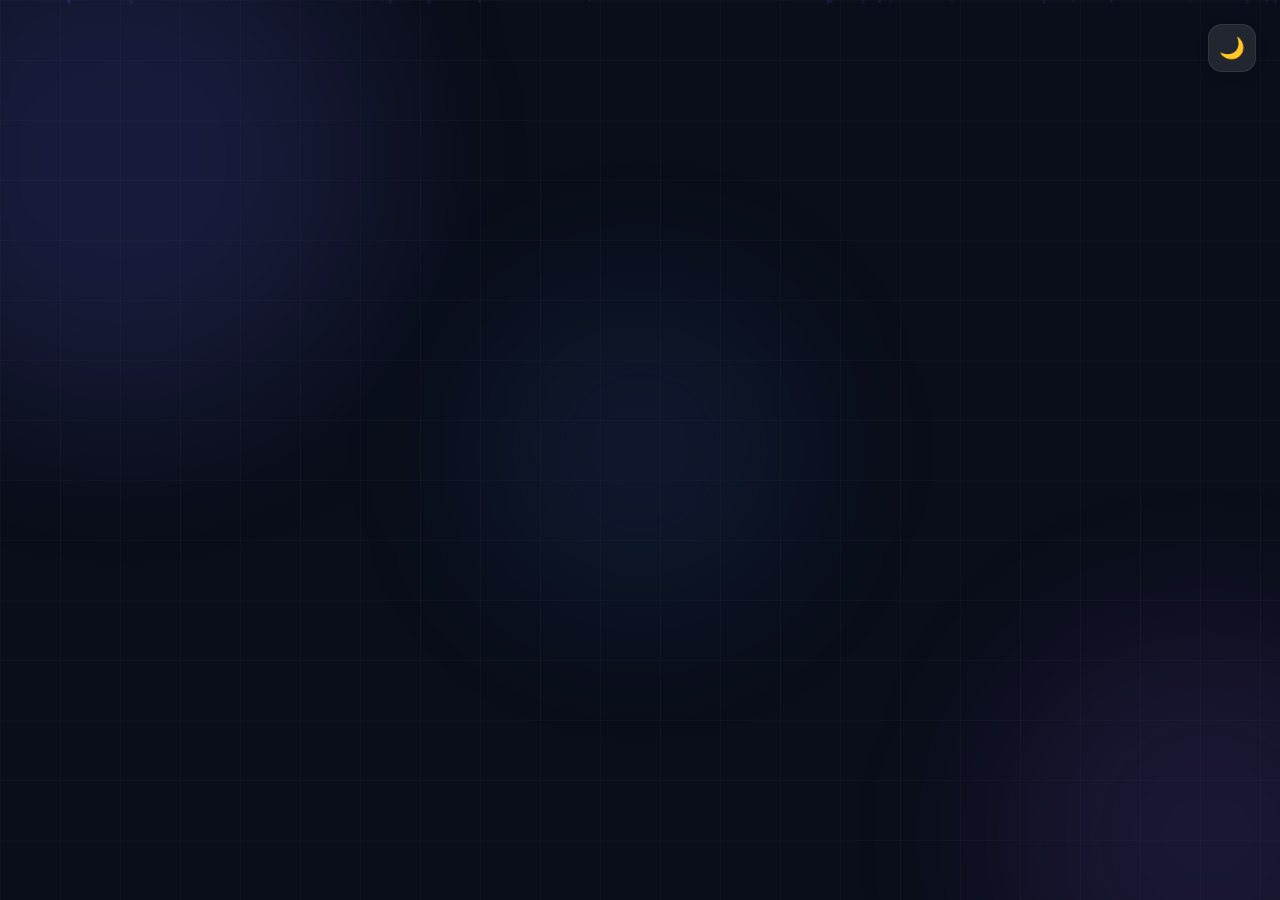
<file: cloud/index.html>
<!DOCTYPE html>
<html lang="en" data-theme="dark">

<head>
    <meta charset="UTF-8">
    <meta name="viewport" content="width=device-width, initial-scale=1.0">
    <title>SmartHome Cloud - Login</title>
    <meta name="description" content="Control your ESP32 Smart Home from anywhere in the world">
    <link rel="manifest" href="manifest.json">
    <meta name="apple-mobile-web-app-capable" content="yes">
    <meta name="apple-mobile-web-app-status-bar-style" content="black-translucent">
    <link href="https://fonts.googleapis.com/css2?family=Inter:wght@300;400;500;600;700;800&display=swap"
        rel="stylesheet">
    <link href="https://fonts.googleapis.com/css2?family=Outfit:wght@500;600;700;800&display=swap" rel="stylesheet">
    <script src="config.js"></script>
    <style>
        /* ============= Theme System ============= */
        :root {
            --transition-speed: 0.4s;
        }

        [data-theme="dark"] {
            --bg-primary: #0a0e1a;
            --bg-secondary: #111827;
            --bg-card: rgba(17, 24, 39, 0.7);
            --bg-input: rgba(255, 255, 255, 0.06);
            --bg-input-hover: rgba(255, 255, 255, 0.1);
            --border-color: rgba(255, 255, 255, 0.08);
            --border-focus: rgba(99, 102, 241, 0.5);
            --text-primary: #f1f5f9;
            --text-secondary: #94a3b8;
            --text-muted: #64748b;
            --text-input: #ffffff;
            --shadow-card: 0 25px 50px -12px rgba(0, 0, 0, 0.5);
            --shadow-btn: 0 4px 20px rgba(99, 102, 241, 0.4);
            --orb-1: rgba(99, 102, 241, 0.15);
            --orb-2: rgba(139, 92, 246, 0.12);
            --orb-3: rgba(59, 130, 246, 0.1);
            --particle-color: rgba(99, 102, 241, 0.3);
            --grid-opacity: 0.3;
            --toggle-bg: rgba(255, 255, 255, 0.1);
            --toggle-icon: "🌙";
        }

        [data-theme="light"] {
            --bg-primary: #eef2ff;
            --bg-secondary: #ffffff;
            --bg-card: rgba(255, 255, 255, 0.75);
            --bg-input: rgba(99, 102, 241, 0.06);
            --bg-input-hover: rgba(99, 102, 241, 0.1);
            --border-color: rgba(99, 102, 241, 0.12);
            --border-focus: rgba(99, 102, 241, 0.5);
            --text-primary: #0f172a;
            --text-secondary: #475569;
            --text-muted: #94a3b8;
            --text-input: #1e293b;
            --shadow-card: 0 25px 60px -12px rgba(99, 102, 241, 0.18), 0 0 0 1px rgba(99, 102, 241, 0.06);
            --shadow-btn: 0 4px 24px rgba(99, 102, 241, 0.35);
            --orb-1: rgba(99, 102, 241, 0.35);
            --orb-2: rgba(236, 72, 153, 0.25);
            --orb-3: rgba(14, 165, 233, 0.2);
            --particle-color: rgba(99, 102, 241, 0.4);
            --grid-opacity: 0.15;
            --toggle-bg: rgba(99, 102, 241, 0.1);
            --toggle-icon: "☀️";
        }

        /* ============= Base ============= */
        * {
            margin: 0;
            padding: 0;
            box-sizing: border-box;
        }

        body {
            font-family: 'Inter', -apple-system, BlinkMacSystemFont, sans-serif;
            background: var(--bg-primary);
            color: var(--text-primary);
            min-height: 100vh;
            display: flex;
            align-items: center;
            justify-content: center;
            overflow: hidden;
            transition: background var(--transition-speed) ease, color var(--transition-speed) ease;
        }

        /* Light mode gradient background boost */
        [data-theme="light"] body {
            background: linear-gradient(135deg, #eef2ff 0%, #e0e7ff 30%, #fdf2f8 60%, #eff6ff 100%);
        }

        /* ============= Animated Background ============= */
        .bg-orbs {
            position: fixed;
            inset: 0;
            z-index: 0;
            overflow: hidden;
            pointer-events: none;
        }

        .orb {
            position: absolute;
            border-radius: 50%;
            filter: blur(80px);
            animation: float 20s ease-in-out infinite;
            transition: background var(--transition-speed) ease, filter var(--transition-speed) ease;
        }

        [data-theme="light"] .orb {
            filter: blur(100px);
        }

        .orb-1 {
            width: 500px;
            height: 500px;
            background: var(--orb-1);
            top: -10%;
            left: -10%;
            animation-delay: 0s;
        }

        .orb-2 {
            width: 400px;
            height: 400px;
            background: var(--orb-2);
            bottom: -15%;
            right: -10%;
            animation-delay: -7s;
            animation-duration: 25s;
        }

        .orb-3 {
            width: 300px;
            height: 300px;
            background: var(--orb-3);
            top: 50%;
            left: 50%;
            transform: translate(-50%, -50%);
            animation-delay: -14s;
            animation-duration: 30s;
        }

        @keyframes float {

            0%,
            100% {
                transform: translate(0, 0) scale(1);
            }

            25% {
                transform: translate(80px, -60px) scale(1.1);
            }

            50% {
                transform: translate(-40px, 80px) scale(0.95);
            }

            75% {
                transform: translate(60px, 40px) scale(1.05);
            }
        }

        /* ============= Grid Pattern Overlay ============= */
        .grid-pattern {
            position: fixed;
            inset: 0;
            z-index: 1;
            background-image:
                linear-gradient(var(--border-color) 1px, transparent 1px),
                linear-gradient(90deg, var(--border-color) 1px, transparent 1px);
            background-size: 60px 60px;
            opacity: var(--grid-opacity);
            pointer-events: none;
            transition: opacity var(--transition-speed) ease;
        }

        /* ============= Theme Toggle ============= */
        .theme-toggle {
            position: fixed;
            top: 24px;
            right: 24px;
            z-index: 100;
            width: 48px;
            height: 48px;
            border-radius: 14px;
            border: 1px solid var(--border-color);
            background: var(--toggle-bg);
            backdrop-filter: blur(12px);
            -webkit-backdrop-filter: blur(12px);
            cursor: pointer;
            display: flex;
            align-items: center;
            justify-content: center;
            font-size: 1.3em;
            transition: all 0.3s ease;
            box-shadow: 0 4px 12px rgba(0, 0, 0, 0.1);
        }

        .theme-toggle:hover {
            transform: scale(1.08);
            border-color: rgba(99, 102, 241, 0.3);
        }

        .theme-toggle:active {
            transform: scale(0.95);
        }

        /* ============= Login Container ============= */
        .login-wrapper {
            position: relative;
            z-index: 10;
            width: 100%;
            max-width: 460px;
            padding: 20px;
            animation: enterUp 0.7s cubic-bezier(0.16, 1, 0.3, 1) forwards;
            opacity: 0;
        }

        @keyframes enterUp {
            from {
                opacity: 0;
                transform: translateY(30px) scale(0.97);
            }

            to {
                opacity: 1;
                transform: translateY(0) scale(1);
            }
        }

        /* ============= Logo Section ============= */
        .logo-section {
            text-align: center;
            margin-bottom: 32px;
        }

        .logo-icon {
            width: 72px;
            height: 72px;
            margin: 0 auto 16px;
            background: linear-gradient(135deg, #6366f1, #8b5cf6, #a855f7);
            border-radius: 22px;
            display: flex;
            align-items: center;
            justify-content: center;
            font-size: 2rem;
            box-shadow: 0 8px 30px rgba(99, 102, 241, 0.35);
            animation: iconPulse 3s ease-in-out infinite;
        }

        @keyframes iconPulse {

            0%,
            100% {
                box-shadow: 0 8px 30px rgba(99, 102, 241, 0.35);
            }

            50% {
                box-shadow: 0 8px 40px rgba(99, 102, 241, 0.55);
            }
        }

        .logo-title {
            font-family: 'Outfit', sans-serif;
            font-size: 1.8em;
            font-weight: 800;
            letter-spacing: -0.03em;
            background: linear-gradient(135deg, var(--text-primary) 0%, var(--text-secondary) 100%);
            -webkit-background-clip: text;
            -webkit-text-fill-color: transparent;
            background-clip: text;
        }

        .logo-subtitle {
            color: var(--text-muted);
            font-size: 0.95em;
            margin-top: 4px;
            font-weight: 400;
        }

        /* ============= Card ============= */
        .auth-card {
            background: var(--bg-card);
            backdrop-filter: blur(24px);
            -webkit-backdrop-filter: blur(24px);
            border: 1px solid var(--border-color);
            border-radius: 24px;
            padding: 36px;
            box-shadow: var(--shadow-card);
            transition: background var(--transition-speed) ease,
                border-color var(--transition-speed) ease,
                box-shadow var(--transition-speed) ease;
        }

        /* ============= Tab Switcher ============= */
        .tab-bar {
            display: flex;
            background: var(--bg-input);
            border-radius: 14px;
            padding: 4px;
            margin-bottom: 28px;
            position: relative;
        }

        .tab-btn {
            flex: 1;
            padding: 11px 0;
            border: none;
            background: transparent;
            color: var(--text-muted);
            font-family: 'Inter', sans-serif;
            font-weight: 600;
            font-size: 0.9em;
            cursor: pointer;
            border-radius: 11px;
            transition: all 0.3s ease;
            position: relative;
            z-index: 2;
        }

        .tab-btn.active {
            color: #ffffff;
            background: linear-gradient(135deg, #6366f1, #8b5cf6);
            box-shadow: 0 4px 12px rgba(99, 102, 241, 0.3);
        }

        [data-theme="light"] .tab-btn.active {
            color: #ffffff;
        }

        /* ============= Messages ============= */
        .msg {
            padding: 12px 16px;
            border-radius: 12px;
            font-size: 0.88em;
            font-weight: 500;
            margin-bottom: 16px;
            display: none;
            animation: fadeIn 0.3s ease;
        }

        .msg-error {
            background: rgba(239, 68, 68, 0.12);
            color: #f87171;
            border: 1px solid rgba(239, 68, 68, 0.15);
        }

        .msg-success {
            background: rgba(34, 197, 94, 0.12);
            color: #4ade80;
            border: 1px solid rgba(34, 197, 94, 0.15);
        }

        @keyframes fadeIn {
            from {
                opacity: 0;
                transform: translateY(-4px);
            }

            to {
                opacity: 1;
                transform: translateY(0);
            }
        }

        /* ============= Form ============= */
        .form-view {
            display: none;
        }

        .form-view.active {
            display: block;
            animation: fadeIn 0.35s ease;
        }

        .field {
            margin-bottom: 18px;
        }

        .field-label {
            display: block;
            margin-bottom: 7px;
            font-size: 0.82em;
            font-weight: 600;
            color: var(--text-secondary);
            text-transform: uppercase;
            letter-spacing: 0.06em;
        }

        .field-input {
            width: 100%;
            padding: 13px 16px;
            background: var(--bg-input);
            border: 1.5px solid transparent;
            border-radius: 12px;
            color: var(--text-input);
            font-size: 0.95em;
            font-family: 'Inter', sans-serif;
            transition: all 0.25s ease;
            outline: none;
        }

        .field-input::placeholder {
            color: var(--text-muted);
        }

        .field-input:hover {
            background: var(--bg-input-hover);
        }

        .field-input:focus {
            border-color: var(--border-focus);
            background: var(--bg-input-hover);
            box-shadow: 0 0 0 4px rgba(99, 102, 241, 0.08);
        }

        /* ============= Submit Button ============= */
        .submit-btn {
            width: 100%;
            padding: 14px;
            border: none;
            border-radius: 14px;
            background: linear-gradient(135deg, #6366f1 0%, #8b5cf6 50%, #a855f7 100%);
            background-size: 200% 200%;
            color: white;
            font-family: 'Inter', sans-serif;
            font-size: 0.95em;
            font-weight: 700;
            cursor: pointer;
            transition: all 0.3s ease;
            box-shadow: var(--shadow-btn);
            margin-top: 6px;
            position: relative;
            overflow: hidden;
        }

        .submit-btn::before {
            content: '';
            position: absolute;
            inset: 0;
            background: linear-gradient(135deg, transparent, rgba(255, 255, 255, 0.15), transparent);
            transform: translateX(-100%);
            transition: transform 0.5s ease;
        }

        .submit-btn:hover {
            transform: translateY(-2px);
            box-shadow: 0 6px 25px rgba(99, 102, 241, 0.5);
            background-position: 100% 0;
        }

        .submit-btn:hover::before {
            transform: translateX(100%);
        }

        .submit-btn:active {
            transform: translateY(0) scale(0.98);
        }

        .submit-btn:disabled {
            opacity: 0.6;
            cursor: not-allowed;
            transform: none !important;
        }

        .submit-btn.green {
            background: linear-gradient(135deg, #10b981 0%, #06b6d4 100%);
            box-shadow: 0 4px 20px rgba(16, 185, 129, 0.3);
        }

        .submit-btn.green:hover {
            box-shadow: 0 6px 25px rgba(16, 185, 129, 0.45);
        }

        /* ============= Divider ============= */
        .divider {
            display: flex;
            align-items: center;
            gap: 16px;
            margin: 24px 0;
            color: var(--text-muted);
            font-size: 0.8em;
            font-weight: 500;
        }

        .divider::before,
        .divider::after {
            content: '';
            flex: 1;
            height: 1px;
            background: var(--border-color);
        }

        /* ============= Footer ============= */
        .footer-text {
            text-align: center;
            margin-top: 24px;
            color: var(--text-muted);
            font-size: 0.8em;
        }

        .footer-text a {
            color: #6366f1;
            text-decoration: none;
            font-weight: 500;
        }

        /* ============= Floating Particles ============= */
        .particles {
            position: fixed;
            inset: 0;
            z-index: 2;
            pointer-events: none;
        }

        .particle {
            position: absolute;
            width: 3px;
            height: 3px;
            background: var(--particle-color);
            border-radius: 50%;
            animation: drift linear infinite;
            transition: background var(--transition-speed) ease;
        }

        /* ============= Light Mode Enhancements ============= */
        [data-theme="light"] .auth-card {
            border: 1px solid rgba(99, 102, 241, 0.15);
            box-shadow:
                0 25px 60px -12px rgba(99, 102, 241, 0.15),
                0 0 0 1px rgba(99, 102, 241, 0.05),
                inset 0 1px 0 rgba(255, 255, 255, 0.8);
        }

        [data-theme="light"] .logo-icon {
            box-shadow: 0 8px 35px rgba(99, 102, 241, 0.45);
        }

        [data-theme="light"] .tab-bar {
            background: rgba(99, 102, 241, 0.08);
        }

        [data-theme="light"] .submit-btn {
            box-shadow: 0 6px 28px rgba(99, 102, 241, 0.35);
        }

        [data-theme="light"] .submit-btn:hover {
            box-shadow: 0 8px 35px rgba(99, 102, 241, 0.5);
        }

        [data-theme="light"] .submit-btn.green {
            box-shadow: 0 6px 28px rgba(16, 185, 129, 0.35);
        }

        [data-theme="light"] .theme-toggle {
            background: rgba(255, 255, 255, 0.8);
            border-color: rgba(99, 102, 241, 0.15);
            box-shadow: 0 4px 15px rgba(99, 102, 241, 0.12);
        }

        [data-theme="light"] .field-input {
            background: rgba(255, 255, 255, 0.7);
            border: 1.5px solid rgba(99, 102, 241, 0.12);
        }

        [data-theme="light"] .field-input:focus {
            background: rgba(255, 255, 255, 0.9);
            border-color: rgba(99, 102, 241, 0.5);
            box-shadow: 0 0 0 4px rgba(99, 102, 241, 0.1);
        }

        @keyframes drift {
            from {
                transform: translateY(100vh) rotate(0deg);
                opacity: 0;
            }

            10% {
                opacity: 1;
            }

            90% {
                opacity: 1;
            }

            to {
                transform: translateY(-10vh) rotate(720deg);
                opacity: 0;
            }
        }

        /* ============= Responsive ============= */
        @media (max-width: 480px) {
            .auth-card {
                padding: 28px 22px;
                border-radius: 20px;
            }

            .logo-title {
                font-size: 1.5em;
            }

            .logo-icon {
                width: 60px;
                height: 60px;
                font-size: 1.6rem;
                border-radius: 18px;
            }

            .theme-toggle {
                top: 16px;
                right: 16px;
                width: 42px;
                height: 42px;
            }
        }

        /* ============= Loading Spinner ============= */
        .btn-spinner {
            display: inline-block;
            width: 18px;
            height: 18px;
            border: 2.5px solid rgba(255, 255, 255, 0.3);
            border-top-color: white;
            border-radius: 50%;
            animation: spin 0.7s linear infinite;
            vertical-align: middle;
            margin-right: 8px;
        }

        @keyframes spin {
            to {
                transform: rotate(360deg);
            }
        }
    </style>
</head>

<body>
    <script>
        // Redirect if logged in
        if (localStorage.getItem('access_token')) {
            window.location.href = 'dashboard.html';
        }
        // Restore saved theme
        const savedTheme = localStorage.getItem('theme') || 'dark';
        document.documentElement.setAttribute('data-theme', savedTheme);
    </script>

    <!-- Animated Background -->
    <div class="bg-orbs">
        <div class="orb orb-1"></div>
        <div class="orb orb-2"></div>
        <div class="orb orb-3"></div>
    </div>
    <div class="grid-pattern"></div>

    <!-- Floating Particles -->
    <div class="particles" id="particles"></div>

    <!-- Theme Toggle -->
    <button class="theme-toggle" id="themeToggle" onclick="toggleTheme()" aria-label="Toggle theme"></button>

    <!-- Main Content -->
    <div class="login-wrapper">
        <!-- Logo -->
        <div class="logo-section">
            <div class="logo-icon">🏠</div>
            <h1 class="logo-title">SmartHome Cloud</h1>
            <p class="logo-subtitle">Control your home from anywhere</p>
        </div>

        <!-- Card -->
        <div class="auth-card">
            <!-- Tab Switcher -->
            <div class="tab-bar">
                <button class="tab-btn active" id="tabLogin" onclick="switchTab('login')">Sign In</button>
                <button class="tab-btn" id="tabRegister" onclick="switchTab('register')">Create Account</button>
            </div>

            <!-- Messages -->
            <div class="msg msg-error" id="errorMsg"></div>
            <div class="msg msg-success" id="successMsg"></div>

            <!-- Login Form -->
            <form class="form-view active" id="loginForm" onsubmit="handleLogin(event)">
                <div class="field">
                    <label class="field-label">Email Address</label>
                    <input type="email" class="field-input" id="loginEmail" required placeholder="you@example.com"
                        autocomplete="email">
                </div>
                <div class="field">
                    <label class="field-label">Password</label>
                    <input type="password" class="field-input" id="loginPassword" required placeholder="••••••••"
                        autocomplete="current-password">
                </div>
                <button type="submit" class="submit-btn" id="loginBtn">
                    Sign In →
                </button>
            </form>

            <!-- Register Form -->
            <form class="form-view" id="registerForm" onsubmit="handleRegister(event)">
                <div class="field">
                    <label class="field-label">Email Address</label>
                    <input type="email" class="field-input" id="regEmail" required placeholder="you@example.com"
                        autocomplete="email">
                </div>
                <div class="field">
                    <label class="field-label">Password</label>
                    <input type="password" class="field-input" id="regPassword" required placeholder="Min 6 characters"
                        autocomplete="new-password">
                </div>

                <div class="divider">Device Setup</div>

                <div class="field">
                    <label class="field-label">Device ID</label>
                    <input type="text" class="field-input" id="regDeviceId" required placeholder="e.g. SH-001">
                </div>
                <div class="field">
                    <label class="field-label">Device Name</label>
                    <input type="text" class="field-input" id="regDeviceName" required placeholder="e.g. My Smart Home">
                </div>
                <button type="submit" class="submit-btn green" id="registerBtn">
                    Create Account →
                </button>
            </form>
        </div>

        <!-- Footer -->
        <p class="footer-text">
            Powered by <a href="#">HomeControl BaaS</a> · ESP32 Cloud Platform
        </p>
    </div>

    <script>
        // ============= Theme Toggle =============
        function toggleTheme() {
            const html = document.documentElement;
            const current = html.getAttribute('data-theme');
            const next = current === 'dark' ? 'light' : 'dark';
            html.setAttribute('data-theme', next);
            localStorage.setItem('theme', next);
            updateToggleIcon(next);
        }

        function updateToggleIcon(theme) {
            document.getElementById('themeToggle').textContent = theme === 'dark' ? '🌙' : '☀️';
        }

        // Init theme icon
        updateToggleIcon(document.documentElement.getAttribute('data-theme'));

        // ============= Tab Switching =============
        function switchTab(tab) {
            document.getElementById('tabLogin').classList.toggle('active', tab === 'login');
            document.getElementById('tabRegister').classList.toggle('active', tab === 'register');
            document.getElementById('loginForm').classList.toggle('active', tab === 'login');
            document.getElementById('registerForm').classList.toggle('active', tab === 'register');
            clearMessages();
        }

        // ============= Messages =============
        function showError(msg) {
            const el = document.getElementById('errorMsg');
            el.textContent = '⚠️ ' + msg;
            el.style.display = 'block';
            document.getElementById('successMsg').style.display = 'none';
        }

        function showSuccess(msg) {
            const el = document.getElementById('successMsg');
            el.textContent = '✓ ' + msg;
            el.style.display = 'block';
            document.getElementById('errorMsg').style.display = 'none';
        }

        function clearMessages() {
            document.getElementById('errorMsg').style.display = 'none';
            document.getElementById('successMsg').style.display = 'none';
        }

        // ============= Login =============
        async function handleLogin(e) {
            e.preventDefault();
            const btn = document.getElementById('loginBtn');
            btn.disabled = true;
            btn.innerHTML = '<span class="btn-spinner"></span> Signing in...';
            clearMessages();

            const email = document.getElementById('loginEmail').value.trim();
            const password = document.getElementById('loginPassword').value;

            try {
                const formData = new URLSearchParams();
                formData.append('username', email);
                formData.append('password', password);

                const response = await fetch(`${API_URL}/login/access-token`, {
                    method: 'POST',
                    headers: { 'Content-Type': 'application/x-www-form-urlencoded' },
                    body: formData
                });

                if (!response.ok) {
                    const err = await response.json();
                    throw new Error(err.detail || 'Invalid email or password');
                }

                const data = await response.json();
                localStorage.setItem('access_token', data.access_token);
                showSuccess('Login successful! Redirecting...');
                setTimeout(() => { window.location.href = 'dashboard.html'; }, 500);

            } catch (err) {
                showError(err.message);
                btn.disabled = false;
                btn.innerHTML = 'Sign In →';
            }
        }

        // ============= Register =============
        async function handleRegister(e) {
            e.preventDefault();
            const btn = document.getElementById('registerBtn');
            btn.disabled = true;
            btn.innerHTML = '<span class="btn-spinner"></span> Creating account...';
            clearMessages();

            const email = document.getElementById('regEmail').value.trim();
            const password = document.getElementById('regPassword').value;
            const deviceId = document.getElementById('regDeviceId').value.trim();
            const deviceName = document.getElementById('regDeviceName').value.trim();

            try {
                // 1. Create User
                let res = await fetch(`${API_URL}/users/`, {
                    method: 'POST',
                    headers: { 'Content-Type': 'application/json' },
                    body: JSON.stringify({ email, password })
                });

                if (!res.ok) {
                    const err = await res.json();
                    throw new Error(err.detail || 'Registration failed');
                }

                // 2. Auto-login
                const formData = new URLSearchParams();
                formData.append('username', email);
                formData.append('password', password);

                res = await fetch(`${API_URL}/login/access-token`, {
                    method: 'POST',
                    headers: { 'Content-Type': 'application/x-www-form-urlencoded' },
                    body: formData
                });

                if (!res.ok) throw new Error('Auto-login failed');
                const tokenData = await res.json();
                localStorage.setItem('access_token', tokenData.access_token);

                // 3. Register Device
                res = await fetch(`${API_URL}/devices/`, {
                    method: 'POST',
                    headers: {
                        'Content-Type': 'application/json',
                        'Authorization': `Bearer ${tokenData.access_token}`
                    },
                    body: JSON.stringify({ id: deviceId, name: deviceName, type: 'esp32' })
                });

                if (!res.ok) {
                    const err = await res.json();
                    throw new Error(err.detail || 'Device registration failed');
                }

                showSuccess('Account & device created! Redirecting...');
                setTimeout(() => { window.location.href = 'dashboard.html'; }, 1200);

            } catch (err) {
                showError(err.message);
                btn.disabled = false;
                btn.innerHTML = 'Create Account →';
            }
        }

        // ============= Floating Particles =============
        (function createParticles() {
            const container = document.getElementById('particles');
            for (let i = 0; i < 25; i++) {
                const p = document.createElement('div');
                p.className = 'particle';
                p.style.left = Math.random() * 100 + '%';
                p.style.animationDuration = (15 + Math.random() * 20) + 's';
                p.style.animationDelay = -(Math.random() * 30) + 's';
                p.style.width = p.style.height = (2 + Math.random() * 3) + 'px';
                p.style.opacity = 0.15 + Math.random() * 0.3;
                container.appendChild(p);
            }
        })();

        // ============= Service Worker =============
        if ('serviceWorker' in navigator) {
            navigator.serviceWorker.register('sw.js').catch(() => { });
        }
    </script>
</body>

</html>
</file>
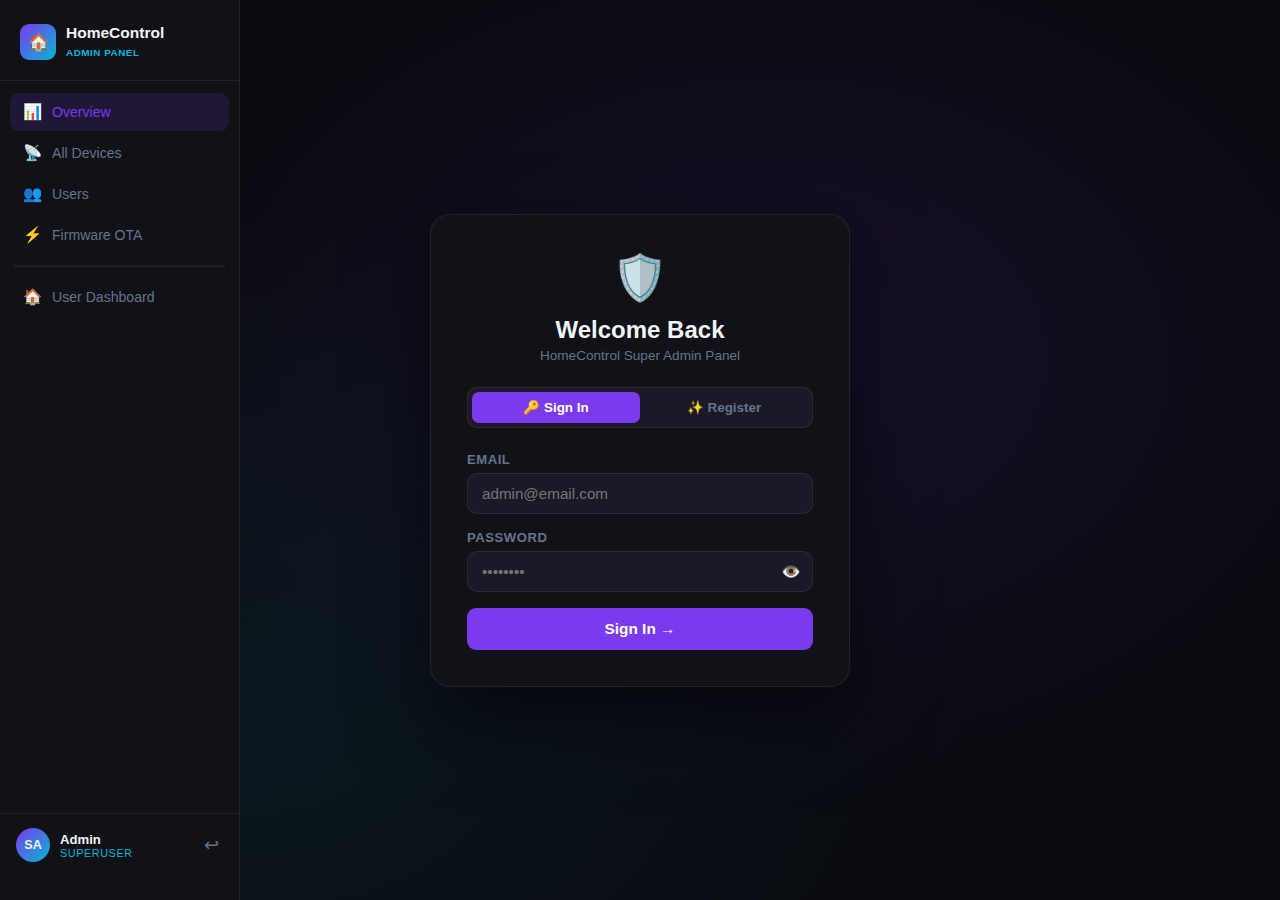
<file: cloud/admin.html>
<!DOCTYPE html>
<html lang="en">

<head>
    <meta charset="UTF-8">
    <meta name="viewport" content="width=device-width, initial-scale=1.0">
    <title>HomeControl – Super Admin Panel</title>
    <link rel="preconnect" href="https://fonts.googleapis.com">
    <link href="https://fonts.googleapis.com/css2?family=Inter:wght@300;400;500;600;700;800&display=swap"
        rel="stylesheet">
    <style>
        :root {
            --bg: #0a0a0f;
            --bg2: #111118;
            --bg3: #1a1a26;
            --border: rgba(255, 255, 255, 0.07);
            --accent: #7c3aed;
            --accent2: #06b6d4;
            --accent3: #10b981;
            --danger: #ef4444;
            --warn: #f59e0b;
            --text: #f1f5f9;
            --muted: #64748b;
            --radius: 12px;
        }

        *,
        *::before,
        *::after {
            margin: 0;
            padding: 0;
            box-sizing: border-box;
        }

        body {
            font-family: 'Inter', sans-serif;
            background: var(--bg);
            color: var(--text);
            min-height: 100vh;
            overflow-x: hidden;
        }

        /* ── LOGIN ── */
        #loginScreen {
            display: flex;
            align-items: center;
            justify-content: center;
            min-height: 100vh;
            background: radial-gradient(ellipse at 60% 40%, rgba(124, 58, 237, .12) 0%, transparent 60%),
                radial-gradient(ellipse at 20% 80%, rgba(6, 182, 212, .08) 0%, transparent 50%), var(--bg);
        }

        .login-card {
            width: 420px;
            background: var(--bg2);
            border-radius: 20px;
            border: 1px solid var(--border);
            padding: 36px;
            box-shadow: 0 32px 80px rgba(0, 0, 0, .6);
        }

        .login-card .big-icon {
            font-size: 2.8em;
            text-align: center;
            margin-bottom: 12px;
        }

        .login-card h2 {
            text-align: center;
            font-size: 1.5em;
            font-weight: 700;
        }

        .login-card>p {
            text-align: center;
            color: var(--muted);
            font-size: .85em;
            margin: 4px 0 24px;
        }

        .tabs {
            display: flex;
            background: var(--bg3);
            border-radius: 10px;
            padding: 4px;
            margin-bottom: 24px;
            border: 1px solid var(--border);
        }

        .tabs button {
            flex: 1;
            padding: 8px;
            border-radius: 7px;
            border: none;
            font-weight: 600;
            font-size: .84em;
            cursor: pointer;
            transition: all .2s;
        }

        .tab-active {
            background: var(--accent);
            color: #fff;
        }

        .tab-inactive {
            background: transparent;
            color: var(--muted);
        }

        .form-group {
            margin-bottom: 16px;
        }

        .form-group label {
            display: block;
            font-size: .82em;
            font-weight: 600;
            color: var(--muted);
            margin-bottom: 6px;
            text-transform: uppercase;
            letter-spacing: .04em;
        }

        .form-group input {
            width: 100%;
            padding: 11px 14px;
            background: var(--bg3);
            border: 1px solid var(--border);
            border-radius: 10px;
            color: var(--text);
            font-size: .95em;
            font-family: inherit;
            outline: none;
            transition: border .2s;
        }

        .form-group input:focus {
            border-color: var(--accent);
        }

        .pw-wrap {
            position: relative;
        }

        .pw-wrap input {
            padding-right: 44px;
        }

        .pw-toggle {
            position: absolute;
            right: 12px;
            top: 50%;
            transform: translateY(-50%);
            background: none;
            border: none;
            cursor: pointer;
            color: var(--muted);
            font-size: 1em;
        }

        .auth-msg {
            font-size: .82em;
            margin-top: 10px;
            display: none;
        }

        .auth-msg.err {
            color: var(--danger);
        }

        .auth-msg.ok {
            color: var(--accent3);
        }

        .btn {
            display: inline-flex;
            align-items: center;
            gap: 7px;
            padding: 9px 16px;
            border-radius: 9px;
            border: none;
            font-family: inherit;
            font-weight: 600;
            font-size: .88em;
            cursor: pointer;
            transition: all .2s;
        }

        .btn-primary {
            background: var(--accent);
            color: #fff;
        }

        .btn-primary:hover {
            background: #6d28d9;
        }

        .btn-cyan {
            background: var(--accent2);
            color: #fff;
        }

        .btn-cyan:hover {
            opacity: .85;
        }

        .btn-danger {
            background: transparent;
            border: 1px solid var(--danger);
            color: var(--danger);
        }

        .btn-danger:hover {
            background: var(--danger);
            color: #fff;
        }

        .btn-ghost {
            background: transparent;
            border: 1px solid var(--border);
            color: var(--text);
        }

        .btn-ghost:hover {
            border-color: var(--accent);
            color: var(--accent);
        }

        .btn-full {
            width: 100%;
            justify-content: center;
            padding: 12px;
            font-size: .96em;
        }

        .btn-sm {
            padding: 6px 12px;
            font-size: .8em;
        }

        /* ── SIDEBAR ── */
        .sidebar {
            position: fixed;
            top: 0;
            left: 0;
            width: 240px;
            height: 100vh;
            background: var(--bg2);
            border-right: 1px solid var(--border);
            display: flex;
            flex-direction: column;
            padding: 24px 0;
            z-index: 100;
        }

        .logo {
            padding: 0 20px 20px;
            border-bottom: 1px solid var(--border);
            display: flex;
            align-items: center;
            gap: 10px;
        }

        .logo-icon {
            width: 36px;
            height: 36px;
            background: linear-gradient(135deg, var(--accent), var(--accent2));
            border-radius: 9px;
            display: flex;
            align-items: center;
            justify-content: center;
            font-size: 17px;
        }

        .logo h2 {
            font-size: .97em;
            font-weight: 700;
        }

        .logo span {
            font-size: .62em;
            color: var(--accent2);
            letter-spacing: .05em;
            font-weight: 600;
        }

        .nav {
            padding: 12px 10px;
            display: flex;
            flex-direction: column;
            gap: 3px;
            flex: 1;
        }

        .nav-item {
            display: flex;
            align-items: center;
            gap: 10px;
            padding: 10px 12px;
            border-radius: 9px;
            border: none;
            background: none;
            color: var(--muted);
            font-family: inherit;
            font-size: .88em;
            font-weight: 500;
            cursor: pointer;
            transition: all .18s;
            text-decoration: none;
            width: 100%;
            text-align: left;
        }

        .nav-item:hover {
            background: var(--bg3);
            color: var(--text);
        }

        .nav-item.active {
            background: rgba(124, 58, 237, .15);
            color: var(--accent);
        }

        .nav-icon {
            font-size: 1.1em;
            width: 20px;
            text-align: center;
        }

        .sidebar-footer {
            padding: 14px 16px;
            border-top: 1px solid var(--border);
        }

        .admin-badge {
            display: flex;
            align-items: center;
            gap: 10px;
        }

        .av {
            width: 34px;
            height: 34px;
            border-radius: 50%;
            background: linear-gradient(135deg, var(--accent), var(--accent2));
            display: flex;
            align-items: center;
            justify-content: center;
            font-size: .78em;
            font-weight: 700;
            flex-shrink: 0;
        }

        .admin-badge .info {
            flex: 1;
            overflow: hidden;
        }

        .admin-badge .name {
            font-size: .82em;
            font-weight: 600;
            white-space: nowrap;
            overflow: hidden;
            text-overflow: ellipsis;
        }

        .admin-badge .role {
            font-size: .68em;
            color: var(--accent2);
            text-transform: uppercase;
            letter-spacing: .05em;
        }

        /* ── MAIN ── */
        .main {
            margin-left: 240px;
            min-height: 100vh;
        }

        .topbar {
            display: flex;
            align-items: center;
            justify-content: space-between;
            padding: 18px 28px;
            border-bottom: 1px solid var(--border);
            background: var(--bg2);
            position: sticky;
            top: 0;
            z-index: 50;
        }

        .topbar h1 {
            font-size: 1.15em;
            font-weight: 700;
        }

        .topbar-right {
            display: flex;
            align-items: center;
            gap: 12px;
        }

        .content {
            padding: 28px;
        }

        /* ── PANELS ── */
        .panel {
            display: none;
        }

        .panel.active {
            display: block;
        }

        /* Stats */
        .stats-grid {
            display: grid;
            grid-template-columns: repeat(auto-fit, minmax(180px, 1fr));
            gap: 16px;
            margin-bottom: 28px;
        }

        .stat-card {
            background: var(--bg2);
            border: 1px solid var(--border);
            border-radius: var(--radius);
            padding: 20px;
            display: flex;
            align-items: center;
            gap: 14px;
        }

        .stat-icon {
            width: 46px;
            height: 46px;
            border-radius: 10px;
            display: flex;
            align-items: center;
            justify-content: center;
            font-size: 1.4em;
            flex-shrink: 0;
        }

        .stat-icon.purple {
            background: rgba(124, 58, 237, .18);
        }

        .stat-icon.cyan {
            background: rgba(6, 182, 212, .18);
        }

        .stat-icon.green {
            background: rgba(16, 185, 129, .18);
        }

        .stat-icon.warn {
            background: rgba(245, 158, 11, .18);
        }

        .stat-val {
            font-size: 1.7em;
            font-weight: 800;
            line-height: 1;
        }

        .stat-lbl {
            font-size: .75em;
            color: var(--muted);
            font-weight: 500;
            margin-top: 3px;
        }

        /* Section header */
        .section-header {
            display: flex;
            align-items: center;
            justify-content: space-between;
            margin-bottom: 18px;
            flex-wrap: wrap;
            gap: 10px;
        }

        .section-header h2 {
            font-size: 1em;
            font-weight: 700;
        }

        .search-input {
            padding: 9px 14px;
            background: var(--bg3);
            border: 1px solid var(--border);
            border-radius: 9px;
            color: var(--text);
            font-family: inherit;
            font-size: .88em;
            outline: none;
            width: 220px;
        }

        .search-input:focus {
            border-color: var(--accent);
        }

        /* Table */
        .card {
            background: var(--bg2);
            border: 1px solid var(--border);
            border-radius: var(--radius);
            overflow: hidden;
        }

        table {
            width: 100%;
            border-collapse: collapse;
        }

        thead th {
            padding: 12px 16px;
            text-align: left;
            font-size: .76em;
            font-weight: 600;
            color: var(--muted);
            text-transform: uppercase;
            letter-spacing: .05em;
            border-bottom: 1px solid var(--border);
        }

        tbody td {
            padding: 13px 16px;
            font-size: .88em;
            border-bottom: 1px solid var(--border);
        }

        tbody tr:last-child td {
            border-bottom: none;
        }

        tbody tr:hover {
            background: rgba(255, 255, 255, .025);
        }

        .mono {
            font-family: monospace;
            font-size: .82em;
            color: var(--accent2);
        }

        .badge {
            display: inline-flex;
            align-items: center;
            gap: 4px;
            padding: 3px 10px;
            border-radius: 20px;
            font-size: .75em;
            font-weight: 600;
        }

        .badge-admin {
            background: rgba(124, 58, 237, .2);
            color: #a78bfa;
        }

        .badge-user {
            background: rgba(100, 116, 139, .2);
            color: var(--muted);
        }

        .badge-on {
            background: rgba(16, 185, 129, .2);
            color: #34d399;
        }

        .badge-off {
            background: rgba(239, 68, 68, .2);
            color: #f87171;
        }

        .btn-row {
            display: flex;
            gap: 6px;
            flex-wrap: wrap;
        }

        /* Modal */
        .modal-overlay {
            display: none;
            position: fixed;
            inset: 0;
            background: rgba(0, 0, 0, .6);
            z-index: 200;
            align-items: center;
            justify-content: center;
        }

        .modal-overlay.open {
            display: flex;
        }

        .modal {
            background: var(--bg2);
            border: 1px solid var(--border);
            border-radius: 16px;
            padding: 28px;
            width: min(460px, 90vw);
        }

        .modal h3 {
            font-size: 1.05em;
            font-weight: 700;
            margin-bottom: 18px;
        }

        .modal-footer {
            display: flex;
            justify-content: flex-end;
            gap: 10px;
            margin-top: 22px;
        }

        /* Toast */
        #toast {
            position: fixed;
            bottom: 28px;
            right: 28px;
            padding: 12px 20px;
            border-radius: 10px;
            font-size: .88em;
            font-weight: 600;
            display: none;
            z-index: 9999;
            box-shadow: 0 8px 24px rgba(0, 0, 0, .5);
        }

        #toast.success {
            background: var(--accent3);
            color: #fff;
        }

        #toast.error {
            background: var(--danger);
            color: #fff;
        }

        #toast.info {
            background: var(--accent);
            color: #fff;
        }

        /* Firmawre upload */
        .upload-zone {
            border: 2px dashed var(--border);
            border-radius: 12px;
            padding: 32px;
            text-align: center;
            color: var(--muted);
            cursor: pointer;
            transition: border .2s;
        }

        .upload-zone:hover {
            border-color: var(--accent);
        }

        /* Mobile */
        @media(max-width:700px) {
            .sidebar {
                transform: translateX(-100%);
                z-index: 200;
                transition: transform .25s;
            }

            .sidebar.open {
                transform: translateX(0);
            }

            .main {
                margin-left: 0;
            }

            .mobile-menu-btn {
                display: block !important;
            }

            .stats-grid {
                grid-template-columns: repeat(2, 1fr);
            }
        }

        .mobile-menu-btn {
            display: none;
            background: none;
            border: none;
            color: var(--text);
            font-size: 1.4em;
            cursor: pointer;
        }

        .mobile-overlay {
            display: none;
            position: fixed;
            inset: 0;
            background: rgba(0, 0, 0, .5);
            z-index: 150;
        }

        .mobile-overlay.open {
            display: block;
        }
    </style>
</head>

<body>

    <!-- ═══════════ LOGIN SCREEN ═══════════ -->
    <div id="loginScreen">
        <div class="login-card">
            <div class="big-icon">🛡️</div>
            <h2 id="authTitle">Welcome Back</h2>
            <p id="authSub">HomeControl Super Admin Panel</p>

            <div class="tabs">
                <button id="tabLogin" class="tab-active" onclick="switchTab('login')">🔑 Sign In</button>
                <button id="tabRegister" class="tab-inactive" onclick="switchTab('register')">✨ Register</button>
            </div>

            <!-- LOGIN FORM -->
            <div id="loginForm">
                <div class="form-group">
                    <label>Email</label>
                    <input id="loginEmail" type="email" placeholder="admin@email.com"
                        onkeydown="if(event.key==='Enter')doLogin()">
                </div>
                <div class="form-group">
                    <label>Password</label>
                    <div class="pw-wrap">
                        <input id="loginPassword" type="password" placeholder="••••••••"
                            onkeydown="if(event.key==='Enter')doLogin()">
                        <button class="pw-toggle" onclick="togglePwd('loginPassword',this)">👁️</button>
                    </div>
                </div>
                <button class="btn btn-primary btn-full" onclick="doLogin()" id="loginBtn">Sign In →</button>
                <div id="loginErr" class="auth-msg err"></div>
            </div>

            <!-- REGISTER FORM -->
            <div id="registerForm" style="display:none">
                <div class="form-group">
                    <label>Email</label>
                    <input id="regEmail" type="email" placeholder="your@email.com">
                </div>
                <div class="form-group">
                    <label>Password</label>
                    <div class="pw-wrap">
                        <input id="regPassword" type="password" placeholder="Min. 6 characters">
                        <button class="pw-toggle" onclick="togglePwd('regPassword',this)">👁️</button>
                    </div>
                </div>
                <div class="form-group">
                    <label>Confirm Password</label>
                    <input id="regConfirm" type="password" placeholder="Repeat password">
                </div>
                <button class="btn btn-cyan btn-full" onclick="doRegister()" id="regBtn">Create Account ✨</button>
                <div id="regMsg" class="auth-msg"></div>
                <p style="color:var(--muted);font-size:.76em;margin-top:12px;line-height:1.6;">
                    ℹ️ You'll receive a welcome email. Admin privileges must be granted by a superuser.
                </p>
            </div>
        </div>
    </div>

    <!-- Mobile overlay -->
    <div class="mobile-overlay" id="mobileOverlay" onclick="closeSidebar()"></div>

    <!-- ═══════════ SIDEBAR ═══════════ -->
    <div class="sidebar" id="sidebar">
        <div class="logo">
            <div class="logo-icon">🏠</div>
            <div>
                <h2>HomeControl</h2>
                <span>ADMIN PANEL</span>
            </div>
        </div>
        <nav class="nav">
            <button class="nav-item active" onclick="showPanel('overview')">
                <span class="nav-icon">📊</span> Overview
            </button>
            <button class="nav-item" onclick="showPanel('devices')">
                <span class="nav-icon">📡</span> All Devices
            </button>
            <button class="nav-item" onclick="showPanel('users')">
                <span class="nav-icon">👥</span> Users
            </button>
            <button class="nav-item" onclick="showPanel('firmware')">
                <span class="nav-icon">⚡</span> Firmware OTA
            </button>
            <hr style="border-color:var(--border);margin:8px 4px;">
            <a href="dashboard.html" class="nav-item" style="text-decoration:none;">
                <span class="nav-icon">🏠</span> User Dashboard
            </a>
        </nav>
        <div class="sidebar-footer">
            <div class="admin-badge">
                <div class="av">SA</div>
                <div class="info">
                    <div class="name" id="adminEmail">Admin</div>
                    <div class="role">SUPERUSER</div>
                </div>
                <button onclick="logout()" title="Logout"
                    style="background:none;border:none;color:var(--muted);cursor:pointer;font-size:1.1em;padding:4px;">↩</button>
            </div>
        </div>
    </div>

    <!-- ═══════════ MAIN CONTENT ═══════════ -->
    <div class="main" id="mainContent" style="display:none">
        <div class="topbar">
            <div style="display:flex;align-items:center;gap:12px;">
                <button class="mobile-menu-btn" onclick="openSidebar()">☰</button>
                <h1 id="panelTitle">📊 Overview</h1>
            </div>
            <div class="topbar-right">
                <span style="font-size:.78em;color:var(--muted);" id="lastRefresh"></span>
                <button class="btn btn-ghost btn-sm" onclick="refreshAll()">↺ Refresh</button>
                <button class="btn btn-danger btn-sm" onclick="logout()">Sign Out</button>
            </div>
        </div>

        <div class="content">
            <div id="toast"></div>

            <!-- ════ OVERVIEW ════ -->
            <div class="panel active" id="panel-overview">
                <div class="stats-grid" id="statsGrid">
                    <div class="stat-card">
                        <div class="stat-icon purple">👥</div>
                        <div>
                            <div class="stat-val" id="statUsers">—</div>
                            <div class="stat-lbl">Total Users</div>
                        </div>
                    </div>
                    <div class="stat-card">
                        <div class="stat-icon cyan">📡</div>
                        <div>
                            <div class="stat-val" id="statDevices">—</div>
                            <div class="stat-lbl">Total Devices</div>
                        </div>
                    </div>
                    <div class="stat-card">
                        <div class="stat-icon green">🟢</div>
                        <div>
                            <div class="stat-val" id="statOnline">—</div>
                            <div class="stat-lbl">Online Now</div>
                        </div>
                    </div>
                    <div class="stat-card">
                        <div class="stat-icon warn">⭐</div>
                        <div>
                            <div class="stat-val" id="statAdmins">—</div>
                            <div class="stat-lbl">Admins</div>
                        </div>
                    </div>
                </div>
                <div class="card">
                    <div
                        style="padding:16px 18px;border-bottom:1px solid var(--border);font-weight:600;font-size:.9em;">
                        Recent Devices</div>
                    <table>
                        <thead>
                            <tr>
                                <th>Device ID</th>
                                <th>Name</th>
                                <th>Type</th>
                                <th>Status</th>
                            </tr>
                        </thead>
                        <tbody id="recentDevices">
                            <tr>
                                <td colspan="4" style="text-align:center;color:var(--muted);padding:24px;">Loading...
                                </td>
                            </tr>
                        </tbody>
                    </table>
                </div>
            </div>

            <!-- ════ DEVICES ════ -->
            <div class="panel" id="panel-devices">
                <div class="section-header">
                    <h2>All Devices</h2>
                    <div style="display:flex;gap:10px;flex-wrap:wrap;">
                        <input class="search-input" id="deviceSearch" placeholder="🔍 Search devices..."
                            oninput="filterDevices()">
                        <button class="btn btn-primary btn-sm" onclick="openModal('addDeviceModal')">+ Add
                            Device</button>
                    </div>
                </div>
                <div class="card">
                    <table>
                        <thead>
                            <tr>
                                <th>ID</th>
                                <th>Name</th>
                                <th>Type</th>
                                <th>Owner</th>
                                <th>IP</th>
                                <th>Status</th>
                                <th>Relays</th>
                                <th>Actions</th>
                            </tr>
                        </thead>
                        <tbody id="devicesTable">
                            <tr>
                                <td colspan="8" style="text-align:center;color:var(--muted);padding:24px;">Loading...
                                </td>
                            </tr>
                        </tbody>
                    </table>
                </div>
            </div>

            <!-- ════ USERS ════ -->
            <div class="panel" id="panel-users">
                <div class="section-header">
                    <h2>All Users</h2>
                    <div style="display:flex;gap:10px;flex-wrap:wrap;">
                        <input class="search-input" id="userSearch" placeholder="🔍 Search users..."
                            oninput="filterUsers()">
                        <button class="btn btn-primary btn-sm" onclick="openModal('addUserModal')">+ Add User</button>
                    </div>
                </div>
                <div class="card">
                    <table>
                        <thead>
                            <tr>
                                <th>ID</th>
                                <th>Email</th>
                                <th>Role</th>
                                <th>Status</th>
                                <th>Actions</th>
                            </tr>
                        </thead>
                        <tbody id="usersTable">
                            <tr>
                                <td colspan="5" style="text-align:center;color:var(--muted);padding:24px;">Loading...
                                </td>
                            </tr>
                        </tbody>
                    </table>
                </div>
            </div>

            <!-- ════ FIRMWARE ════ -->
            <div class="panel" id="panel-firmware">
                <div class="section-header">
                    <h2>Firmware OTA</h2>
                </div>
                <div class="card" style="padding:24px;margin-bottom:20px;">
                    <h3 style="font-size:.95em;margin-bottom:18px;">Upload New Firmware</h3>
                    <form id="uploadForm" onsubmit="uploadFirmware(event)">
                        <div class="form-group"><label>Version (e.g. 1.2.0)</label><input id="fwVersion"
                                placeholder="1.0.0"></div>
                        <div class="form-group"><label>Description</label><input id="fwDesc"
                                placeholder="What changed?"></div>
                        <div class="upload-zone" onclick="document.getElementById('fwFile').click()">
                            <div style="font-size:2em;margin-bottom:8px;">📁</div>
                            <div id="fwFileName">Click to select .bin file</div>
                            <input type="file" id="fwFile" accept=".bin" style="display:none"
                                onchange="document.getElementById('fwFileName').textContent=this.files[0]?.name||'No file'">
                        </div>
                        <button class="btn btn-primary" style="margin-top:16px;" type="submit">⬆ Upload
                            Firmware</button>
                    </form>
                </div>
                <div class="card">
                    <div
                        style="padding:16px 18px;border-bottom:1px solid var(--border);font-weight:600;font-size:.9em;">
                        Firmware History</div>
                    <table>
                        <thead>
                            <tr>
                                <th>Version</th>
                                <th>Description</th>
                                <th>Uploaded</th>
                                <th>Actions</th>
                            </tr>
                        </thead>
                        <tbody id="firmwareTable">
                            <tr>
                                <td colspan="4" style="text-align:center;color:var(--muted);padding:24px;">Loading...
                                </td>
                            </tr>
                        </tbody>
                    </table>
                </div>
            </div>
        </div>
    </div>

    <!-- ═══ MODALS ═══ -->

    <!-- Rename Device -->
    <div class="modal-overlay" id="renameModal">
        <div class="modal">
            <h3>✏️ Rename Device</h3>
            <input type="hidden" id="renameDeviceId">
            <div class="form-group"><label>New Name</label><input id="renameDeviceName" placeholder="Device name"></div>
            <div class="modal-footer">
                <button class="btn btn-ghost" onclick="closeModal('renameModal')">Cancel</button>
                <button class="btn btn-primary" onclick="submitRename()">Save</button>
            </div>
        </div>
    </div>

    <!-- Add Device -->
    <div class="modal-overlay" id="addDeviceModal">
        <div class="modal">
            <h3>📡 Add Device</h3>
            <div class="form-group"><label>Device ID</label><input id="newDevId" placeholder="SH-001"></div>
            <div class="form-group"><label>Name</label><input id="newDevName" placeholder="Living Room Hub"></div>
            <div class="form-group"><label>Type</label>
                <select id="newDevType"
                    style="width:100%;padding:11px 14px;background:var(--bg3);border:1px solid var(--border);border-radius:10px;color:var(--text);font-family:inherit;font-size:.95em;outline:none;">
                    <option value="relay_board">Relay Board</option>
                    <option value="sensor">Sensor</option>
                    <option value="camera">Camera</option>
                </select>
            </div>
            <div class="modal-footer">
                <button class="btn btn-ghost" onclick="closeModal('addDeviceModal')">Cancel</button>
                <button class="btn btn-primary" onclick="submitAddDevice()">Register</button>
            </div>
        </div>
    </div>

    <!-- Add User -->
    <div class="modal-overlay" id="addUserModal">
        <div class="modal">
            <h3>👤 Add User</h3>
            <div class="form-group"><label>Email</label><input id="newUserEmail" type="email"
                    placeholder="user@email.com"></div>
            <div class="form-group"><label>Password</label><input id="newUserPass" type="password"
                    placeholder="min. 6 chars"></div>
            <div class="form-group" style="display:flex;align-items:center;gap:10px;">
                <input type="checkbox" id="newUserAdmin" style="width:16px;height:16px;">
                <label for="newUserAdmin"
                    style="font-size:.88em;color:var(--text);text-transform:none;letter-spacing:0;">Make Superuser
                    (Admin)</label>
            </div>
            <div class="modal-footer">
                <button class="btn btn-ghost" onclick="closeModal('addUserModal')">Cancel</button>
                <button class="btn btn-primary" onclick="submitAddUser()">Create</button>
            </div>
        </div>
    </div>

    <!-- Confirm -->
    <div class="modal-overlay" id="confirmModal">
        <div class="modal">
            <h3 id="confirmTitle">Confirm</h3>
            <p id="confirmMsg" style="color:var(--muted);font-size:.9em;margin:12px 0;"></p>
            <div class="modal-footer">
                <button class="btn btn-ghost" onclick="closeModal('confirmModal')">Cancel</button>
                <button class="btn btn-danger" id="confirmBtn">Confirm</button>
            </div>
        </div>
    </div>

    <script src="config.js"></script>
    <script>
        // ═══════════════════════════════════════════
        // STATE
        // ═══════════════════════════════════════════
        let TOKEN = '';
        let ME = null;
        let allDevices = [];
        let allUsers = [];

        // ═══════════════════════════════════════════
        // AUTH TAB
        // ═══════════════════════════════════════════
        function switchTab(tab) {
            const isLogin = tab === 'login';
            document.getElementById('loginForm').style.display = isLogin ? 'block' : 'none';
            document.getElementById('registerForm').style.display = isLogin ? 'none' : 'block';
            document.getElementById('authTitle').textContent = isLogin ? 'Welcome Back' : 'Create Account';
            document.getElementById('authSub').textContent = isLogin ? 'HomeControl Super Admin Panel' : 'Join HomeControl';
            document.getElementById('tabLogin').className = isLogin ? 'tab-active' : 'tab-inactive';
            document.getElementById('tabRegister').className = isLogin ? 'tab-inactive' : 'tab-active';
            document.getElementById('tabLogin').style.background = isLogin ? 'var(--accent)' : 'transparent';
            document.getElementById('tabRegister').style.background = isLogin ? 'transparent' : 'var(--accent2)';
            document.getElementById('loginErr').style.display = 'none';
            document.getElementById('regMsg').style.display = 'none';
        }

        // ═══════════════════════════════════════════
        // LOGIN
        // ═══════════════════════════════════════════
        async function doLogin() {
            const email = document.getElementById('loginEmail').value.trim();
            const pass = document.getElementById('loginPassword').value;
            const errEl = document.getElementById('loginErr');
            const btn = document.getElementById('loginBtn');

            errEl.style.display = 'none';
            if (!email || !pass) { errEl.textContent = '❌ Fill in both fields.'; errEl.style.display = 'block'; return; }

            btn.textContent = '⏳ Signing in...';
            btn.disabled = true;

            try {
                const form = new FormData();
                form.append('username', email);
                form.append('password', pass);

                const tokenRes = await fetch(`${API_URL}/login/access-token`, { method: 'POST', body: form });
                if (!tokenRes.ok) {
                    const e = await tokenRes.json();
                    throw new Error(e.detail || `Error ${tokenRes.status}`);
                }
                const tokenData = await tokenRes.json();
                TOKEN = tokenData.access_token;

                const meRes = await fetch(`${API_URL}/users/me`, { headers: { 'Authorization': `Bearer ${TOKEN}` } });
                if (!meRes.ok) throw new Error('Could not fetch user profile');
                ME = await meRes.json();

                if (!ME.is_superuser) {
                    throw new Error('This account does not have admin privileges. Contact a superuser.');
                }

                // ✅ Admin — enter panel
                localStorage.setItem('admin_token', TOKEN);
                enterPanel();

            } catch (e) {
                errEl.textContent = '❌ ' + e.message;
                errEl.style.display = 'block';
            } finally {
                btn.textContent = 'Sign In →';
                btn.disabled = false;
            }
        }

        // ═══════════════════════════════════════════
        // REGISTER
        // ═══════════════════════════════════════════
        async function doRegister() {
            const email = document.getElementById('regEmail').value.trim();
            const password = document.getElementById('regPassword').value;
            const confirm = document.getElementById('regConfirm').value;
            const msgEl = document.getElementById('regMsg');
            const btn = document.getElementById('regBtn');

            msgEl.style.display = 'none';
            msgEl.className = 'auth-msg';

            if (!email || !password) {
                msgEl.textContent = '❌ Please fill in all fields.';
                msgEl.classList.add('err'); msgEl.style.display = 'block'; return;
            }
            if (password.length < 6) {
                msgEl.textContent = '❌ Password must be at least 6 characters.';
                msgEl.classList.add('err'); msgEl.style.display = 'block'; return;
            }
            if (password !== confirm) {
                msgEl.textContent = '❌ Passwords do not match!';
                msgEl.classList.add('err'); msgEl.style.display = 'block'; return;
            }

            btn.textContent = '⏳ Creating...';
            btn.disabled = true;

            try {
                const res = await fetch(`${API_URL}/users/`, {
                    method: 'POST',
                    headers: { 'Content-Type': 'application/json' },
                    body: JSON.stringify({ email, password, is_superuser: false, is_active: true })
                });
                if (!res.ok) { const e = await res.json(); throw new Error(e.detail || 'Registration failed'); }

                msgEl.textContent = '✅ Account created! Check your email. Switching to login...';
                msgEl.classList.add('ok');
                msgEl.style.display = 'block';

                setTimeout(() => {
                    switchTab('login');
                    document.getElementById('loginEmail').value = email;
                    document.getElementById('loginPassword').focus();
                }, 2000);

            } catch (e) {
                msgEl.textContent = '❌ ' + e.message;
                msgEl.classList.add('err');
                msgEl.style.display = 'block';
            } finally {
                btn.textContent = 'Create Account ✨';
                btn.disabled = false;
            }
        }

        // ═══════════════════════════════════════════
        // ENTER PANEL
        // ═══════════════════════════════════════════
        function enterPanel() {
            document.getElementById('loginScreen').style.display = 'none';
            document.getElementById('mainContent').style.display = 'block';
            document.getElementById('adminEmail').textContent = ME.email;
            refreshAll();
        }

        function logout() {
            localStorage.removeItem('admin_token');
            TOKEN = ''; ME = null;
            document.getElementById('loginScreen').style.display = 'flex';
            document.getElementById('mainContent').style.display = 'none';
        }

        // Auto-login if token stored
        window.addEventListener('DOMContentLoaded', async () => {
            const saved = localStorage.getItem('admin_token');
            if (saved) {
                try {
                    const r = await fetch(`${API_URL}/users/me`, { headers: { 'Authorization': `Bearer ${saved}` } });
                    if (r.ok) {
                        const u = await r.json();
                        if (u.is_superuser) { TOKEN = saved; ME = u; enterPanel(); return; }
                    }
                } catch { }
                localStorage.removeItem('admin_token');
            }
        });

        // ═══════════════════════════════════════════
        // NAV
        // ═══════════════════════════════════════════
        const panelTitles = { overview: '📊 Overview', devices: '📡 All Devices', users: '👥 Users', firmware: '⚡ Firmware OTA' };
        function showPanel(name) {
            document.querySelectorAll('.panel').forEach(p => p.classList.remove('active'));
            document.querySelectorAll('.nav-item').forEach(n => n.classList.remove('active'));
            document.getElementById('panel-' + name).classList.add('active');
            document.getElementById('panelTitle').textContent = panelTitles[name];

            // mark nav item active (match by text)
            document.querySelectorAll('.nav-item').forEach(n => {
                if (n.textContent.toLowerCase().includes(name)) n.classList.add('active');
            });

            if (name === 'devices') loadDevices();
            if (name === 'users') loadUsers();
            if (name === 'firmware') loadFirmware();
            if (name === 'overview') loadOverview();
            closeSidebar();
        }

        function openSidebar() {
            document.getElementById('sidebar').classList.add('open');
            document.getElementById('mobileOverlay').classList.add('open');
        }
        function closeSidebar() {
            document.getElementById('sidebar').classList.remove('open');
            document.getElementById('mobileOverlay').classList.remove('open');
        }

        async function refreshAll() {
            const n = document.getElementById('lastRefresh');
            if (n) n.textContent = 'Refreshing...';
            await Promise.all([loadOverview(), loadDevices(), loadUsers(), loadFirmware()]);
            if (n) n.textContent = 'Updated ' + new Date().toLocaleTimeString();
        }

        // ═══════════════════════════════════════════
        // OVERVIEW
        // ═══════════════════════════════════════════
        async function loadOverview() {
            try {
                const [usersR, devsR] = await Promise.all([
                    fetch(`${API_URL}/users/`, { headers: authH() }),
                    fetch(`${API_URL}/devices/admin/all`, { headers: authH() }),
                ]);
                const users = usersR.ok ? await usersR.json() : [];
                const devices = devsR.ok ? await devsR.json() : [];

                document.getElementById('statUsers').textContent = users.length;
                document.getElementById('statDevices').textContent = devices.length;
                document.getElementById('statOnline').textContent = devices.filter(d => d.is_online).length;
                document.getElementById('statAdmins').textContent = users.filter(u => u.is_superuser).length;

                const recent = devices.slice(0, 6);
                document.getElementById('recentDevices').innerHTML = recent.length ? recent.map(d => `
                <tr>
                    <td class="mono">${d.id}</td>
                    <td>${d.name || '—'}</td>
                    <td>${d.device_type || d.type || '—'}</td>
                    <td><span class="badge ${d.is_online ? 'badge-on' : 'badge-off'}">${d.is_online ? '🟢 Online' : '⚫ Offline'}</span></td>
                </tr>`).join('') : '<tr><td colspan="4" style="text-align:center;color:var(--muted);padding:20px;">No devices</td></tr>';
            } catch { }
        }

        // ═══════════════════════════════════════════
        // DEVICES
        // ═══════════════════════════════════════════
        async function loadDevices() {
            document.getElementById('devicesTable').innerHTML = '<tr><td colspan="8" style="text-align:center;color:var(--muted);padding:24px;">Loading...</td></tr>';
            try {
                const r = await fetch(`${API_URL}/devices/admin/all`, { headers: authH() });
                if (!r.ok) throw new Error(`HTTP ${r.status}`);
                allDevices = await r.json();
                renderDevices(allDevices);
            } catch (e) {
                document.getElementById('devicesTable').innerHTML = `<tr><td colspan="8" style="text-align:center;color:var(--danger);padding:24px;">Error: ${e.message}</td></tr>`;
            }
        }

        function renderDevices(list) {
            document.getElementById('devicesTable').innerHTML = list.length ? list.map(d => `
            <tr>
                <td class="mono" style="max-width:110px;overflow:hidden;text-overflow:ellipsis;white-space:nowrap;" title="${d.id}">${d.id}</td>
                <td>${d.name || '—'}</td>
                <td>${d.device_type || d.type || '—'}</td>
                <td class="mono" style="font-size:.75em;">${d.owner_id || '—'}</td>
                <td class="mono" style="font-size:.78em;">${d.local_ip || '—'}</td>
                <td><span class="badge ${d.is_online ? 'badge-on' : 'badge-off'}">${d.is_online ? '🟢 Online' : '⚫ Offline'}</span></td>
                <td>${buildRelayBtns(d)}</td>
                <td>
                    <div class="btn-row">
                        <button class="btn btn-ghost btn-sm" onclick="openRename('${esc(d.id)}','${esc(d.name || '')}')">✏️</button>
                        <button class="btn btn-danger btn-sm" onclick="confirmDeleteDevice('${esc(d.id)}','${esc(d.name || d.id)}')">🗑️</button>
                    </div>
                </td>
            </tr>`).join('') : '<tr><td colspan="8" style="text-align:center;color:var(--muted);padding:24px;">No devices found</td></tr>';
        }

        function buildRelayBtns(d) {
            const relays = (d.start_state && typeof d.start_state === 'object') ? Object.keys(d.start_state) : [];
            if (!relays.length) return '<span style="color:var(--muted);font-size:.8em;">—</span>';
            return relays.map(key => {
                const isOn = d.start_state[key]?.state === true;
                return `<button class="btn btn-sm ${isOn ? 'btn-primary' : 'btn-ghost'}" style="padding:4px 8px;font-size:.74em;"
                onclick="toggleRelay('${esc(d.id)}','${key}',${isOn},'${esc(d.api_key || '')}')">
                ${key.replace('relay', 'R')} ${isOn ? 'ON' : 'OFF'}</button>`;
            }).join(' ');
        }

        function filterDevices() {
            const q = document.getElementById('deviceSearch').value.toLowerCase();
            renderDevices(allDevices.filter(d => (d.id + d.name + d.device_type + d.local_ip).toLowerCase().includes(q)));
        }

        function openRename(id, name) {
            document.getElementById('renameDeviceId').value = id;
            document.getElementById('renameDeviceName').value = name;
            openModal('renameModal');
            setTimeout(() => document.getElementById('renameDeviceName').focus(), 50);
        }

        async function submitRename() {
            const id = document.getElementById('renameDeviceId').value;
            const name = document.getElementById('renameDeviceName').value.trim();
            if (!name) return;
            try {
                const r = await fetch(`${API_URL}/devices/admin/${id}/rename`, {
                    method: 'PUT', headers: { ...authH(), 'Content-Type': 'application/json' }, body: JSON.stringify({ name })
                });
                if (!r.ok) throw new Error();
                closeModal('renameModal');
                toast('Device renamed!', 'success');
                loadDevices();
            } catch { toast('Rename failed', 'error'); }
        }

        function confirmDeleteDevice(id, name) {
            document.getElementById('confirmTitle').textContent = 'Delete Device?';
            document.getElementById('confirmMsg').textContent = `Delete "${name}" (${id})? This cannot be undone.`;
            document.getElementById('confirmBtn').onclick = () => deleteDevice(id);
            openModal('confirmModal');
        }

        async function deleteDevice(id) {
            try {
                const r = await fetch(`${API_URL}/devices/admin/${id}`, { method: 'DELETE', headers: authH() });
                if (!r.ok) throw new Error();
                closeModal('confirmModal');
                toast('Device deleted', 'success');
                loadDevices();
            } catch { toast('Delete failed', 'error'); }
        }

        async function toggleRelay(deviceId, key, currentOn, apiKey) {
            const action = currentOn ? 'off' : 'on';
            try {
                const r = await fetch(`${API_URL}/devices/${deviceId}/relays/${key}/${action}`, {
                    method: 'POST', headers: { ...authH(), 'X-API-Key': apiKey }
                });
                if (!r.ok) throw new Error();
                toast(`${key} turned ${action.toUpperCase()}!`, 'success');
                await loadDevices();
            } catch { toast('Relay toggle failed', 'error'); }
        }

        async function submitAddDevice() {
            const id = document.getElementById('newDevId').value.trim();
            const name = document.getElementById('newDevName').value.trim();
            const type = document.getElementById('newDevType').value;
            if (!id || !name) return toast('Fill all fields', 'error');
            try {
                const r = await fetch(`${API_URL}/devices/`, {
                    method: 'POST', headers: { ...authH(), 'Content-Type': 'application/json' },
                    body: JSON.stringify({ id, name, type })
                });
                if (!r.ok) { const e = await r.json(); throw new Error(e.detail); }
                closeModal('addDeviceModal');
                toast('Device registered!', 'success');
                loadDevices();
            } catch (e) { toast('Error: ' + (e.message || 'unknown'), 'error'); }
        }

        // ═══════════════════════════════════════════
        // USERS
        // ═══════════════════════════════════════════
        async function loadUsers() {
            document.getElementById('usersTable').innerHTML = '<tr><td colspan="5" style="text-align:center;color:var(--muted);padding:24px;">Loading...</td></tr>';
            try {
                const r = await fetch(`${API_URL}/users/`, { headers: authH() });
                if (!r.ok) throw new Error(`HTTP ${r.status}`);
                allUsers = await r.json();
                renderUsers(allUsers);
            } catch (e) {
                document.getElementById('usersTable').innerHTML = `<tr><td colspan="5" style="text-align:center;color:var(--danger);padding:24px;">Error: ${e.message}</td></tr>`;
            }
        }

        function renderUsers(list) {
            document.getElementById('usersTable').innerHTML = list.length ? list.map(u => `
            <tr>
                <td>${u.id}</td>
                <td>${u.email}</td>
                <td><span class="badge ${u.is_superuser ? 'badge-admin' : 'badge-user'}">${u.is_superuser ? '⭐ Admin' : '👤 User'}</span></td>
                <td><span class="badge ${u.is_active ? 'badge-on' : 'badge-off'}">${u.is_active ? 'Active' : 'Inactive'}</span></td>
                <td>
                    <div class="btn-row">
                        ${!u.is_superuser ? `<button class="btn btn-ghost btn-sm" onclick="promoteUser(${u.id},'${esc(u.email)}')">⭐ Promote</button>` : ''}
                        ${u.id !== ME?.id ? `<button class="btn btn-danger btn-sm" onclick="confirmDeleteUser(${u.id},'${esc(u.email)}',${u.is_superuser})">🗑️</button>` : ''}
                    </div>
                </td>
            </tr>`).join('') : '<tr><td colspan="5" style="text-align:center;color:var(--muted);padding:24px;">No users</td></tr>';
        }

        function filterUsers() {
            const q = document.getElementById('userSearch').value.toLowerCase();
            renderUsers(allUsers.filter(u => (u.email + u.id).toLowerCase().includes(q)));
        }

        async function promoteUser(id, email) {
            if (!confirm(`Promote ${email} to Superuser? They will receive an email notification.`)) return;
            try {
                const r = await fetch(`${API_URL}/users/${id}/promote`, { method: 'PUT', headers: authH() });
                if (!r.ok) { const e = await r.json(); throw new Error(e.detail); }
                toast(`${email} is now an admin! Email sent.`, 'success');
                loadUsers();
            } catch (e) { toast('Promote failed: ' + (e.message || 'error'), 'error'); }
        }

        function confirmDeleteUser(id, email, isSuperuser) {
            if (isSuperuser) { toast('Cannot delete a superuser', 'error'); return; }
            document.getElementById('confirmTitle').textContent = 'Delete User?';
            document.getElementById('confirmMsg').textContent = `Delete user "${email}"? All their devices will remain.`;
            document.getElementById('confirmBtn').onclick = () => deleteUser(id);
            openModal('confirmModal');
        }

        async function deleteUser(id) {
            try {
                const r = await fetch(`${API_URL}/users/${id}`, { method: 'DELETE', headers: authH() });
                if (!r.ok) throw new Error();
                closeModal('confirmModal');
                toast('User deleted', 'success');
                loadUsers();
            } catch { toast('Delete failed', 'error'); }
        }

        async function submitAddUser() {
            const email = document.getElementById('newUserEmail').value.trim();
            const pass = document.getElementById('newUserPass').value;
            const isAdmin = document.getElementById('newUserAdmin').checked;
            if (!email || !pass) return toast('Fill all fields', 'error');
            try {
                const r = await fetch(`${API_URL}/users/`, {
                    method: 'POST', headers: { ...authH(), 'Content-Type': 'application/json' },
                    body: JSON.stringify({ email, password: pass, is_superuser: isAdmin, is_active: true })
                });
                if (!r.ok) { const e = await r.json(); throw new Error(e.detail); }
                closeModal('addUserModal');
                toast('User created! Welcome email sent.', 'success');
                loadUsers();
            } catch (e) { toast('Error: ' + (e.message || 'unknown'), 'error'); }
        }

        // ═══════════════════════════════════════════
        // FIRMWARE
        // ═══════════════════════════════════════════
        async function loadFirmware() {
            try {
                const r = await fetch(`${API_URL}/firmware/`, { headers: authH() });
                if (!r.ok) throw new Error();
                const list = await r.json();
                document.getElementById('firmwareTable').innerHTML = list.length ? list.map(f => `
                <tr>
                    <td><span class="badge badge-admin">${f.version}</span></td>
                    <td>${f.description || '—'}</td>
                    <td>${f.created_at ? new Date(f.created_at).toLocaleString() : '—'}</td>
                    <td><a href="${API_URL}/firmware/${f.id}/download" class="btn btn-ghost btn-sm" target="_blank">⬇ Download</a></td>
                </tr>`).join('') :
                    '<tr><td colspan="4" style="text-align:center;color:var(--muted);padding:24px;">No firmware uploaded yet</td></tr>';
            } catch {
                document.getElementById('firmwareTable').innerHTML = '<tr><td colspan="4" style="text-align:center;color:var(--muted);padding:24px;">Firmware endpoint not available</td></tr>';
            }
        }

        async function uploadFirmware(e) {
            e.preventDefault();
            const ver = document.getElementById('fwVersion').value.trim();
            const desc = document.getElementById('fwDesc').value.trim();
            const file = document.getElementById('fwFile').files[0];
            if (!file) return toast('Select a .bin file', 'error');
            const fd = new FormData();
            fd.append('file', file);
            try {
                const r = await fetch(`${API_URL}/firmware/upload?version=${encodeURIComponent(ver)}&description=${encodeURIComponent(desc)}`, {
                    method: 'POST', headers: authH(), body: fd
                });
                if (!r.ok) throw new Error();
                toast('Firmware uploaded!', 'success');
                e.target.reset();
                document.getElementById('fwFileName').textContent = 'Click to select .bin file';
                loadFirmware();
            } catch { toast('Upload failed', 'error'); }
        }

        // ═══════════════════════════════════════════
        // UTILS
        // ═══════════════════════════════════════════
        function authH() { return { 'Authorization': `Bearer ${TOKEN}` }; }
        function openModal(id) { document.getElementById(id).classList.add('open'); }
        function closeModal(id) { document.getElementById(id).classList.remove('open'); }
        function esc(s) { return String(s).replace(/'/g, "\\'").replace(/"/g, '&quot;'); }

        function toast(msg, type = 'success') {
            const el = document.getElementById('toast');
            el.textContent = (type === 'success' ? '✅ ' : type === 'error' ? '❌ ' : 'ℹ️ ') + msg;
            el.className = type;
            el.style.display = 'block';
            setTimeout(() => el.style.display = 'none', 3500);
        }

        function togglePwd(inputId, btn) {
            const inp = document.getElementById(inputId);
            if (inp.type === 'password') { inp.type = 'text'; btn.textContent = '🙈'; }
            else { inp.type = 'password'; btn.textContent = '👁️'; }
        }

        // Close modals on outside click
        document.querySelectorAll('.modal-overlay').forEach(el => {
            el.addEventListener('click', e => { if (e.target === el) el.classList.remove('open'); });
        });
    </script>
</body>

</html>
</file>
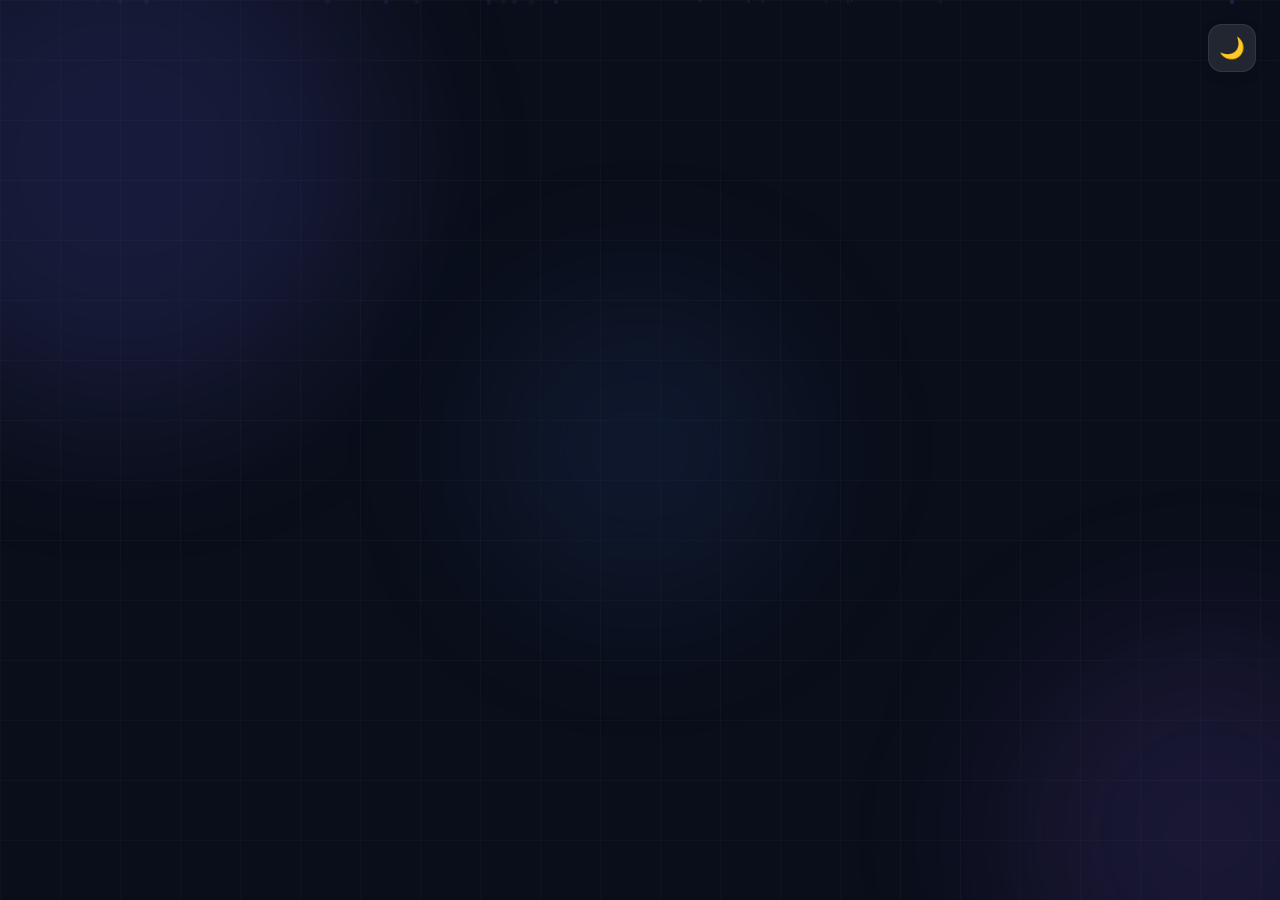
<file: cloud/dashboard.html>
<!DOCTYPE html>
<html lang="en">

<head>
    <meta charset="UTF-8">
    <meta name="viewport" content="width=device-width, initial-scale=1.0">
    <link rel="manifest" href="manifest.json">
    <title>SmartHome Cloud - Dashboard</title>
    <meta name="description" content="Control your ESP32 Smart Home switches from anywhere">
    <link rel="stylesheet" href="style.css">
    <script src="https://cdn.jsdelivr.net/npm/chart.js"></script>
</head>

<body>
    <!-- Loading overlay -->
    <div class="loading-overlay" id="loadingOverlay">
        <div class="spinner"></div>
        <p>Loading your devices...</p>
    </div>

    <div class="dashboard" id="mainDashboard" style="display:none;">
        <!-- Header -->
        <div class="dash-header">
            <div>
                <h1>SmartHome</h1>
                <p style="color:var(--text-secondary); font-size:0.9rem;">Welcome, <span id="userName">User</span></p>
            </div>
            <div class="nav-links">
                <button class="logout-btn" onclick="logout()">Sign Out</button>
            </div>
        </div>

        <!-- Device Status Banner -->
        <div class="device-status">
            <div class="status-dot" id="statusDot"></div>
            <div>
                <span id="statusText" style="font-weight:600; display:block;">Connecting...</span>
                <span style="font-size:0.8rem; color:var(--text-muted); display:block;">ID: <span
                        id="userDeviceId">--</span></span>
            </div>
        </div>

        <!-- Sensor Card -->
        <div class="sensor-card">
            <div class="sensor-item">
                <span class="sensor-icon">🌡️</span>
                <span class="sensor-label">Temp</span>
                <div class="sensor-data">
                    <span class="sensor-value" id="tempValue">--</span>
                    <span class="sensor-unit">°C</span>
                </div>
            </div>
            <div class="sensor-divider"></div>
            <div class="sensor-item">
                <span class="sensor-icon">💧</span>
                <span class="sensor-label">Humidity</span>
                <div class="sensor-data">
                    <span class="sensor-value" id="humValue">--</span>
                    <span class="sensor-unit">%</span>
                </div>
            </div>
        </div>

        <!-- Tabs -->
        <div style="display:flex; gap:10px; margin-bottom:20px;">
            <button class="auth-tab active" id="tab-controls" onclick="switchDashTab('controls')">Controls</button>
            <button class="auth-tab" id="tab-schedules" onclick="switchDashTab('schedules')">Schedules</button>
            <button class="auth-tab" id="tab-stats" onclick="switchDashTab('stats')">Stats</button>
        </div>

        <!-- Controls View -->
        <div id="view-controls">
            <!-- Switch Controls Grid -->
            <div class="controls-grid" id="switchGrid">
                <!-- Switches injected by JS -->
            </div>
        </div>

        <!-- Schedules View -->
        <div id="view-schedules" style="display:none;">
            <div class="sensor-card" style="flex-direction:column; align-items:stretch; gap:15px;">
                <h3>Add Schedule</h3>
                <div style="display:flex; gap:10px;">
                    <select id="schDevice"
                        style="flex:1; padding:10px; border-radius:10px; background:rgba(255,255,255,0.1); color:white; border:1px solid rgba(255,255,255,0.1);">
                        <option value="relay1">Living Room</option>
                        <option value="relay2">Bedroom</option>
                        <option value="relay3">Kitchen</option>
                        <option value="relay4">Fan</option>
                    </select>
                    <input type="time" id="schTime" style="flex:1;">
                </div>
                <div style="display:flex; gap:10px;">
                    <select id="schAction"
                        style="flex:1; padding:10px; border-radius:10px; background:rgba(255,255,255,0.1); color:white; border:1px solid rgba(255,255,255,0.1);">
                        <option value="true">Turn ON</option>
                        <option value="false">Turn OFF</option>
                    </select>
                    <button class="btn btn-primary" onclick="addSchedule()">Save</button>
                </div>
            </div>

            <div id="schedulesList">
                <!-- List items injected here -->
            </div>
        </div>

        <!-- Stats View -->
        <div id="view-stats" style="display:none;">
            <div class="glass-panel" style="padding:20px; border-radius:20px; margin-bottom:20px;">
                <h3 style="margin-bottom:15px;">Temperature History (24h)</h3>
                <canvas id="tempChart" style="width:100%; height:250px;"></canvas>
            </div>
            <div class="glass-panel" style="padding:20px; border-radius:20px;">
                <h3 style="margin-bottom:15px;">Humidity History (24h)</h3>
                <canvas id="humChart" style="width:100%; height:250px;"></canvas>
            </div>
        </div>

        <!-- ESP32 Setup Info -->
        <div
            style="background:var(--bg-secondary);border:1px solid var(--glass-border);border-radius:20px;padding:24px;margin-top:24px;">
            <h3 style="margin-bottom:8px;font-size:1.1em;color:var(--text-primary);">📡 ESP32 Setup</h3>
            <p style="color:var(--text-muted);font-size:0.9em;line-height:1.6;">
                Your ESP32 must be connected to WiFi and configured with Device ID: <strong id="setupDeviceId"
                    style="color:var(--accent-primary);"></strong><br>
                Update <code
                    style="background:rgba(255,255,255,0.06);padding:2px 6px;border-radius:4px;">config.h</code> and
                <code
                    style="background:rgba(255,255,255,0.06);padding:2px 6px;border-radius:4px;">websocketSync.h</code>
                on your ESP32.
            </p>
        </div>
    </div>

    <!-- Toast Container -->
    <div class="toast-container" id="toastContainer"></div>

    <!-- Mobile Bottom Nav -->
    <div class="mobile-nav">
        <a href="#" class="nav-item active">
            <span class="nav-icon">🏠</span>
            <span>Home</span>
        </a>
        <a href="#" class="nav-item">
            <span class="nav-icon">📊</span>
            <span>Stats</span>
        </a>
        <a href="#" class="nav-item" onclick="logout()">
            <span class="nav-icon">🔓</span>
            <span>Logout</span>
        </a>
    </div>

    <!-- Config & Logic -->
    <script src="config.js"></script>
    <!-- <script src="app.js"></script> -->
    <script>
        const switchIcons = ['💡', '🛏️', '🍳', '🌀', '💡', '💡', '💡', '💡'];
        let currentDevice = null;
        let ws = null;
        const token = localStorage.getItem('access_token');

        if (!token) {
            window.location.href = 'index.html';
        }

        // Initialize Dashboard
        initDashboard();

        function showToast(message, type = 'info') {
            const container = document.getElementById('toastContainer');
            const toast = document.createElement('div');
            toast.className = `toast ${type}`;

            let icon = 'ℹ️';
            if (type === 'success') icon = '✅';
            if (type === 'error') icon = '⚠️';

            toast.innerHTML = `
                <span class="toast-icon">${icon}</span>
                <span class="toast-message">${message}</span>
            `;

            container.appendChild(toast);

            // Remove after 3s
            setTimeout(() => {
                toast.classList.add('hide');
                toast.addEventListener('animationend', () => {
                    toast.remove();
                });
            }, 3000);
        }

        async function initDashboard() {
            try {
                // 1. Get User Info
                const userRes = await fetch(`${API_URL}/users/me`, {
                    headers: { 'Authorization': `Bearer ${token}` }
                });
                if (!userRes.ok) throw new Error('Auth failed');
                const user = await userRes.json();
                document.getElementById('userName').textContent = user.email; // or name if we add it to model

                // 2. Get Devices
                const devRes = await fetch(`${API_URL}/devices/`, {
                    headers: { 'Authorization': `Bearer ${token}` }
                });
                const devices = await devRes.json();

                if (devices.length === 0) {
                    showToast("No devices found. Please register one.", 'error');
                    return;
                }

                // For now, take the first device
                currentDevice = devices[0];
                document.getElementById('userDeviceId').textContent = currentDevice.id;
                document.getElementById('setupDeviceId').textContent = currentDevice.id;

                // Render initial state
                renderDevice(currentDevice);
                // Render Sensor Initial State
                if (currentDevice.temperature) updateSensorUI(currentDevice.temperature, currentDevice.humidity);

                // 3. Connect WebSocket
                connectWebSocket(currentDevice.id);

                document.getElementById('loadingOverlay').style.display = 'none';
                const mainDash = document.getElementById('mainDashboard');
                mainDash.style.display = 'block';
                mainDash.classList.add('dashboard-enter');

            } catch (err) {
                console.error(err);
                if (err.message === 'Auth failed') logout();
                showToast("Error loading dashboard: " + err.message, 'error');
            }
        }

        function connectWebSocket(deviceId) {
            ws = new WebSocket(`${WS_URL}/${deviceId}?token=${token}`);

            ws.onopen = () => {
                console.log("WS Connected");
                updateStatus(true);
                showToast("Connected to Real-time Server", "success");
            };

            ws.onmessage = (event) => {
                const msg = JSON.parse(event.data);
                if (msg.type === 'update') {
                    console.log("Update received:", msg.data);
                    // Merge update into current state
                    if (!currentDevice.start_state) currentDevice.start_state = {};
                    Object.assign(currentDevice.start_state, msg.data);
                    renderDevice(currentDevice);
                } else if (msg.type === 'sensor_update') {
                    console.log("Sensor Update:", msg.data);
                    updateSensorUI(msg.data.temperature, msg.data.humidity);
                }
            };

            ws.onclose = () => {
                console.log("WS Disconnected");
                updateStatus(false);
                // Reconnect after 3s
                setTimeout(() => connectWebSocket(deviceId), 3000);
            };
        }

        function updateSensorUI(temp, hum) {
            if (temp !== undefined && temp !== null && temp !== "null")
                document.getElementById('tempValue').textContent = typeof temp === 'number' ? temp.toFixed(1) : temp;

            if (hum !== undefined && hum !== null && hum !== "null")
                document.getElementById('humValue').textContent = typeof hum === 'number' ? hum.toFixed(0) : hum;

            // Update Charts if active
            const now = new Date().toLocaleTimeString([], { hour: '2-digit', minute: '2-digit' });

            if (tempChart && temp !== undefined && temp !== null) {
                tempChart.data.labels.push(now);
                tempChart.data.datasets[0].data.push(temp);
                if (tempChart.data.labels.length > 50) { // Keep last 50 points live
                    tempChart.data.labels.shift();
                    tempChart.data.datasets[0].data.shift();
                }
                tempChart.update();
            }

            if (humChart && hum !== undefined && hum !== null) {
                humChart.data.labels.push(now);
                humChart.data.datasets[0].data.push(hum);
                if (humChart.data.labels.length > 50) {
                    humChart.data.labels.shift();
                    humChart.data.datasets[0].data.shift();
                }
                humChart.update();
            }
        }

        function updateStatus(online) {
            const dot = document.getElementById('statusDot');
            const txt = document.getElementById('statusText');
            if (online) {
                dot.className = 'status-dot online';
                txt.textContent = 'ESP32 Online';
                txt.style.color = 'var(--accent-success)';
            } else {
                dot.className = 'status-dot offline';
                txt.textContent = 'Connecting...';
                txt.style.color = 'var(--text-muted)';
            }
        }

        function renderDevice(device) {
            const grid = document.getElementById('switchGrid'); // Fixed ID reference
            const relays = device.start_state || {};

            // Default if empty
            if (Object.keys(relays).length === 0) {
                // Assume 4 relays for simulation if empty
                relays.relay1 = { state: false, name: "Living Room" };
                relays.relay2 = { state: false, name: "Bedroom" };
                relays.relay3 = { state: false, name: "Kitchen" };
                relays.relay4 = { state: false, name: "Fan" };
            }

            let html = '';
            // Sort keys to keep order
            Object.keys(relays).sort().forEach((key, idx) => {
                const relay = relays[key];
                const isOn = relay.state === true;
                const name = relay.name || 'Switch ' + (idx + 1);
                const icon = switchIcons[idx] || '💡';

                html += `
                <div class="switch-card ${isOn ? 'active' : ''}" onclick="toggleRelay('${device.id}', '${key}', ${isOn})">
                    <div class="switch-toggle"></div>
                    <div class="switch-icon-wrapper">
                        ${icon}
                    </div>
                    <div class="switch-content">
                        <div class="switch-name">${name}</div>
                        <div class="switch-state">${isOn ? 'ON' : 'OFF'}</div>
                    </div>
                </div>`;
            });

            grid.innerHTML = html;
        }

        async function toggleRelay(deviceId, key, currentState) {
            const newState = !currentState;
            // Optimistic update
            if (currentDevice.start_state && currentDevice.start_state[key]) {
                currentDevice.start_state[key].state = newState;
                renderDevice(currentDevice);
            }

            // Use new Convenience Endpoints
            const action = newState ? 'on' : 'off';
            try {
                const res = await fetch(`${API_URL}/devices/${deviceId}/relays/${key}/${action}`, {
                    method: 'POST',
                    headers: {
                        'Authorization': `Bearer ${token}`
                    }
                });

                if (!res.ok) throw new Error("API Error");

            } catch (e) {
                console.error("Toggle failed", e);
                // Revert optimistic update
                if (currentDevice.start_state && currentDevice.start_state[key]) {
                    currentDevice.start_state[key].state = currentState;
                    renderDevice(currentDevice);
                }
                showToast("Failed to toggle switch", 'error');
            }
        }

        function logout() {
            localStorage.removeItem('access_token');
            window.location.href = 'index.html';
        }

        function switchDashTab(tab) {
            document.querySelectorAll('.auth-tab').forEach(t => t.classList.remove('active'));
            document.getElementById('tab-' + tab).classList.add('active');

            ['controls', 'schedules', 'stats'].forEach(v => {
                document.getElementById('view-' + v).style.display = 'none';
            });

            document.getElementById('view-' + tab).style.display = 'block';

            if (tab === 'schedules') {
                loadSchedules();
            } else if (tab === 'stats') {
                loadStats();
            }
        }

        let tempChart = null;
        let humChart = null;

        async function loadStats() {
            if (!currentDevice) return;

            try {
                const res = await fetch(`${API_URL}/stats/${currentDevice.id}/stats?hours=24`, {
                    headers: { 'Authorization': `Bearer ${token}` }
                });

                if (!res.ok) throw new Error("Failed to fetch stats");
                const data = await res.json();

                // Process Data
                const labels = data.map(d => new Date(d.timestamp).toLocaleTimeString([], { hour: '2-digit', minute: '2-digit' }));
                const temps = data.map(d => d.temperature);
                const hums = data.map(d => d.humidity);

                renderCharts(labels, temps, hums);

            } catch (e) {
                console.error(e);
                showToast("Error loading stats", "error");
            }
        }

        function renderCharts(labels, temps, hums) {
            const ctxTemp = document.getElementById('tempChart').getContext('2d');
            const ctxHum = document.getElementById('humChart').getContext('2d');

            // Common Options
            const commonOptions = {
                responsive: true,
                maintainAspectRatio: false,
                scales: {
                    x: { ticks: { color: '#9ca3af' }, grid: { color: 'rgba(255,255,255,0.05)' } },
                    y: { ticks: { color: '#9ca3af' }, grid: { color: 'rgba(255,255,255,0.05)' } }
                },
                plugins: { legend: { display: false } }
            };

            // Temperature Chart
            if (tempChart) tempChart.destroy();
            tempChart = new Chart(ctxTemp, {
                type: 'line',
                data: {
                    labels: labels,
                    datasets: [{
                        label: 'Temperature (°C)',
                        data: temps,
                        borderColor: '#6366f1',
                        backgroundColor: 'rgba(99, 102, 241, 0.1)',
                        fill: true,
                        tension: 0.4
                    }]
                },
                options: commonOptions
            });

            // Humidity Chart
            if (humChart) humChart.destroy();
            humChart = new Chart(ctxHum, {
                type: 'line',
                data: {
                    labels: labels,
                    datasets: [{
                        label: 'Humidity (%)',
                        data: hums,
                        borderColor: '#10b981',
                        backgroundColor: 'rgba(16, 185, 129, 0.1)',
                        fill: true,
                        tension: 0.4
                    }]
                },
                options: commonOptions
            });
        }

        async function loadSchedules() {
            const token = localStorage.getItem('access_token');
            const list = document.getElementById('schedulesList');
            list.innerHTML = '<p style="text-align:center; color:gray;">Loading...</p>';

            try {
                const res = await fetch(`${API_URL}/schedules/`, {
                    headers: { 'Authorization': `Bearer ${token}` }
                });
                const data = await res.json();

                list.innerHTML = '';
                if (data.length === 0) {
                    list.innerHTML = '<p style="text-align:center; color:gray;">No schedules set.</p>';
                    return;
                }

                data.forEach(sch => {
                    const item = document.createElement('div');
                    item.className = 'device-status'; // reuse style
                    item.style.justifyContent = 'space-between';
                    item.innerHTML = `
                        <div>
                            <span style="font-weight:bold; font-size:1.2em;">${sch.time}</span>
                            <span style="color:gray; font-size:0.9em;">
                                ${formatRelayName(sch.relay_key)} -> 
                                <span style="color:${sch.action ? '#10b981' : '#ef4444'}">${sch.action ? 'ON' : 'OFF'}</span>
                            </span>
                        </div>
                        <button onclick="deleteSchedule(${sch.id})" style="background:none; border:none; cursor:pointer;">❌</button>
                    `;
                    list.appendChild(item);
                });
            } catch (e) {
                console.error(e);
                list.innerHTML = '<p style="color:red; text-align:center;">Error loading schedules.</p>';
            }
        }

        function formatRelayName(key) {
            const names = { 'relay1': 'Living Room', 'relay2': 'Bedroom', 'relay3': 'Kitchen', 'relay4': 'Fan' };
            return names[key] || key;
        }

        async function addSchedule() {
            const token = localStorage.getItem('access_token');
            const time = document.getElementById('schTime').value;
            const relay = document.getElementById('schDevice').value;
            const action = document.getElementById('schAction').value === 'true';

            if (!time) return showToast("Please select a time", 'error');

            try {
                await fetch(`${API_URL}/schedules/`, {
                    method: 'POST',
                    headers: {
                        'Authorization': `Bearer ${token}`,
                        'Content-Type': 'application/json'
                    },
                    body: JSON.stringify({
                        device_id: currentDevice ? currentDevice.id : 'SH-001', // Fallback or use global
                        relay_key: relay,
                        action: action,
                        time: time
                    })
                });
                showToast("Schedule added successfully!", "success");
                loadSchedules();
            } catch (e) {
                showToast("Failed to save schedule", 'error');
            }
        }
    </script>
</body>

</html>
</file>
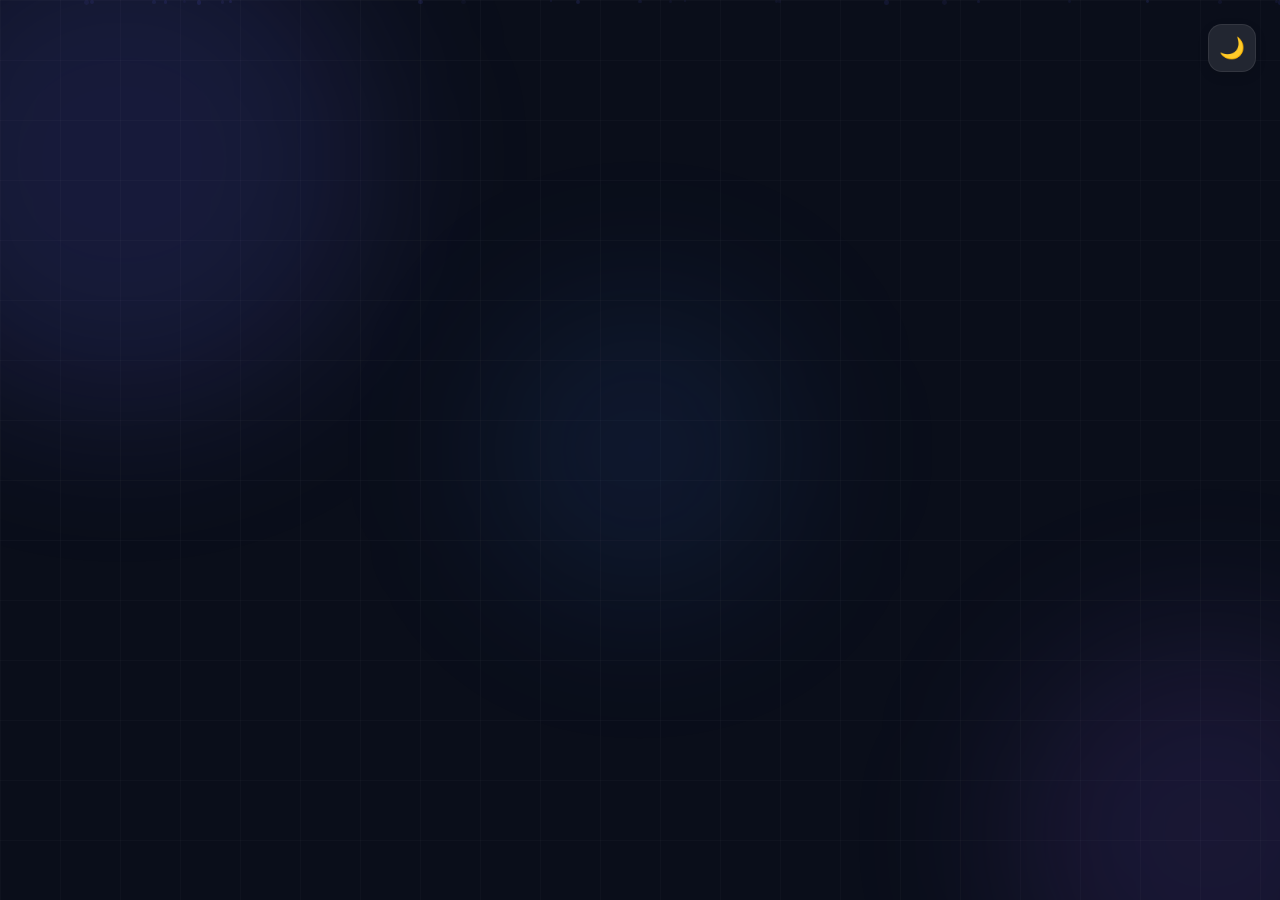
<file: cloud/settings.html>
<!DOCTYPE html>
<html lang="en">

<head>
    <meta charset="UTF-8">
    <meta name="viewport" content="width=device-width, initial-scale=1.0">
    <title>SmartHome - Settings</title>
    <meta name="description" content="Manage your SmartHome account and devices">
    <link rel="preconnect" href="https://fonts.googleapis.com">
    <link href="https://fonts.googleapis.com/css2?family=Inter:wght@400;500;600;700&display=swap" rel="stylesheet">
    <link rel="stylesheet" href="style.css">
    <style>
        .settings-section {
            background: var(--bg-card);
            border: 1px solid var(--border);
            border-radius: 16px;
            padding: 24px;
            margin-bottom: 16px;
        }

        .settings-section h2 {
            font-size: 1em;
            font-weight: 600;
            color: var(--text-secondary);
            margin-bottom: 18px;
            display: flex;
            align-items: center;
            gap: 8px;
        }

        .info-row {
            display: flex;
            justify-content: space-between;
            align-items: center;
            padding: 10px 0;
            border-bottom: 1px solid var(--border);
            font-size: 0.9em;
        }

        .info-row:last-child {
            border-bottom: none;
            padding-bottom: 0;
        }

        .info-label {
            color: var(--text-muted);
        }

        .info-value {
            color: var(--text-primary);
            font-weight: 500;
        }

        .settings-form .form-group {
            margin-bottom: 14px;
        }

        .settings-form label {
            display: block;
            color: var(--text-muted);
            font-size: 0.8em;
            font-weight: 600;
            text-transform: uppercase;
            letter-spacing: 0.06em;
            margin-bottom: 6px;
        }

        .settings-form input {
            width: 100%;
            padding: 11px 14px;
            background: rgba(255, 255, 255, 0.05);
            border: 1px solid var(--border);
            border-radius: 10px;
            color: var(--text-primary);
            font-size: 0.92em;
            font-family: 'Inter', sans-serif;
            outline: none;
            box-sizing: border-box;
            transition: border-color 0.2s, box-shadow 0.2s;
        }

        .settings-form input:focus {
            border-color: var(--accent-blue);
            box-shadow: 0 0 0 3px rgba(59, 130, 246, 0.12);
        }

        .btn-settings {
            padding: 10px 20px;
            border-radius: 10px;
            border: none;
            font-size: 0.9em;
            font-weight: 600;
            font-family: 'Inter', sans-serif;
            cursor: pointer;
            transition: opacity 0.2s, transform 0.15s;
        }

        .btn-settings:hover {
            opacity: 0.85;
            transform: translateY(-1px);
        }

        .btn-settings:disabled {
            opacity: 0.45;
            cursor: not-allowed;
            transform: none;
        }

        .btn-blue {
            background: var(--gradient-primary);
            color: white;
        }

        .btn-red {
            background: rgba(239, 68, 68, 0.15);
            color: var(--accent-red);
            border: 1px solid rgba(239, 68, 68, 0.3) !important;
        }

        .device-item {
            display: flex;
            justify-content: space-between;
            align-items: center;
            padding: 12px 0;
            border-bottom: 1px solid var(--border);
        }

        .device-item:last-child {
            border-bottom: none;
            padding-bottom: 0;
        }

        .device-item-info {
            font-size: 0.9em;
        }

        .device-item-id {
            font-weight: 700;
            color: var(--accent-blue);
        }

        .device-item-name {
            color: var(--text-muted);
            font-size: 0.85em;
            margin-top: 2px;
        }

        .toast {
            position: fixed;
            bottom: 24px;
            left: 50%;
            transform: translateX(-50%) translateY(80px);
            background: rgba(30, 40, 60, 0.95);
            border: 1px solid var(--border);
            border-radius: 12px;
            padding: 12px 22px;
            font-size: 0.9em;
            color: var(--text-primary);
            z-index: 9999;
            transition: transform 0.3s ease;
            white-space: nowrap;
        }

        .toast.show {
            transform: translateX(-50%) translateY(0);
        }

        .toast.success {
            border-color: rgba(34, 197, 94, 0.4);
            color: #86efac;
        }

        .toast.error {
            border-color: rgba(239, 68, 68, 0.4);
            color: #fca5a5;
        }
    </style>
</head>

<body>
    <!-- Loading overlay -->
    <div class="loading-overlay" id="loadingOverlay">
        <div class="spinner"></div>
        <p>Loading settings...</p>
    </div>

    <div class="dashboard" id="mainContent" style="display:none;">
        <!-- Header -->
        <div class="dash-header">
            <h1>⚙️ Settings</h1>
            <div class="nav-links">
                <a href="dashboard.html" class="nav-link">Dashboard</a>
                <a href="settings.html" class="nav-link active">Settings</a>
                <button class="logout-btn" onclick="logout()">Logout</button>
            </div>
        </div>

        <!-- Account Info -->
        <div class="settings-section">
            <h2>👤 Account</h2>
            <div class="info-row">
                <span class="info-label">Email</span>
                <span class="info-value" id="accountEmail">—</span>
            </div>
            <div class="info-row">
                <span class="info-label">Account Type</span>
                <span class="info-value" id="accountRole">User</span>
            </div>
        </div>

        <!-- My Devices -->
        <div class="settings-section">
            <h2>📟 My Devices</h2>
            <div id="devicesList">
                <div style="color:var(--text-muted);font-size:0.9em;">Loading...</div>
            </div>
        </div>

        <!-- Add New Device -->
        <div class="settings-section">
            <h2>➕ Add New Device</h2>
            <form class="settings-form" onsubmit="handleAddDevice(event)">
                <div class="form-group">
                    <label>Device ID</label>
                    <input type="text" id="newDeviceId" placeholder="e.g. SH-002 (must match firmware)" required>
                </div>
                <div class="form-group">
                    <label>Device Name</label>
                    <input type="text" id="newDeviceName" placeholder="e.g. Bedroom Hub" required>
                </div>
                <button type="submit" class="btn-settings btn-blue" id="addDeviceBtn">Add Device</button>
            </form>
        </div>

        <!-- Change Password -->
        <div class="settings-section">
            <h2>🔒 Change Password</h2>
            <form class="settings-form" onsubmit="handleChangePassword(event)">
                <div class="form-group">
                    <label>New Password</label>
                    <input type="password" id="newPassword" placeholder="Min 6 characters" minlength="6" required>
                </div>
                <div class="form-group">
                    <label>Confirm New Password</label>
                    <input type="password" id="confirmPassword" placeholder="Repeat new password" required>
                </div>
                <button type="submit" class="btn-settings btn-blue" id="changePassBtn">Update Password</button>
            </form>
        </div>

        <!-- Danger Zone -->
        <div class="settings-section">
            <h2>⚠️ Session</h2>
            <button class="btn-settings btn-red" onclick="logout()">Sign Out of All Devices</button>
        </div>
    </div>

    <!-- Toast notification -->
    <div class="toast" id="toast"></div>

    <script src="config.js"></script>
    <script src="app.js"></script>
    <script>
        const token = localStorage.getItem('access_token');
        if (!token) window.location.href = 'index.html';

        let currentUser = null;

        async function initSettings() {
            try {
                // Load user info
                const userRes = await fetch(`${API_URL}/users/me`, {
                    headers: { 'Authorization': `Bearer ${token}` }
                });
                if (!userRes.ok) throw new Error('Auth failed');
                currentUser = await userRes.json();

                document.getElementById('accountEmail').textContent = currentUser.email;
                document.getElementById('accountRole').textContent = currentUser.is_superuser ? 'Admin' : 'User';

                // Load devices
                const devRes = await fetch(`${API_URL}/devices/`, {
                    headers: { 'Authorization': `Bearer ${token}` }
                });
                const devices = await devRes.json();
                renderDevices(devices);

                document.getElementById('loadingOverlay').style.display = 'none';
                document.getElementById('mainContent').style.display = 'block';

            } catch (err) {
                console.error(err);
                if (err.message === 'Auth failed') logout();
            }
        }

        function renderDevices(devices) {
            const list = document.getElementById('devicesList');
            if (!devices || devices.length === 0) {
                list.innerHTML = '<div style="color:var(--text-muted);font-size:0.9em;">No devices registered yet.</div>';
                return;
            }
            list.innerHTML = devices.map(d => `
                <div class="device-item">
                    <div class="device-item-info">
                        <div class="device-item-id">📟 ${d.id}</div>
                        <div class="device-item-name">${d.name || 'Unnamed Device'}</div>
                    </div>
                    <span style="font-size:0.75em;padding:3px 10px;background:rgba(59,130,246,0.1);color:var(--accent-blue);border-radius:6px;">${d.type || 'esp32'}</span>
                </div>
            `).join('');
        }

        async function handleAddDevice(e) {
            e.preventDefault();
            const btn = document.getElementById('addDeviceBtn');
            btn.disabled = true;
            btn.textContent = 'Adding...';

            const deviceId = document.getElementById('newDeviceId').value.trim().toUpperCase();
            const deviceName = document.getElementById('newDeviceName').value.trim();

            if (!/^SH-\d+$/i.test(deviceId)) {
                showToast('Device ID must be in format SH-001, SH-002, etc.', 'error');
                btn.disabled = false;
                btn.textContent = 'Add Device';
                return;
            }

            try {
                const res = await fetch(`${API_URL}/devices/`, {
                    method: 'POST',
                    headers: {
                        'Content-Type': 'application/json',
                        'Authorization': `Bearer ${token}`
                    },
                    body: JSON.stringify({ id: deviceId, name: deviceName, type: 'esp32' })
                });

                if (!res.ok) {
                    const err = await res.json();
                    throw new Error(err.detail || 'Failed to add device');
                }

                showToast(`✅ Device ${deviceId} added!`, 'success');
                document.getElementById('newDeviceId').value = '';
                document.getElementById('newDeviceName').value = '';

                // Refresh device list
                const devRes = await fetch(`${API_URL}/devices/`, {
                    headers: { 'Authorization': `Bearer ${token}` }
                });
                renderDevices(await devRes.json());

            } catch (err) {
                showToast('❌ ' + err.message, 'error');
            } finally {
                btn.disabled = false;
                btn.textContent = 'Add Device';
            }
        }

        async function handleChangePassword(e) {
            e.preventDefault();
            const btn = document.getElementById('changePassBtn');
            const newPass = document.getElementById('newPassword').value;
            const confirmPass = document.getElementById('confirmPassword').value;

            if (newPass !== confirmPass) {
                showToast('❌ Passwords do not match', 'error');
                return;
            }

            btn.disabled = true;
            btn.textContent = 'Updating...';

            try {
                const res = await fetch(`${API_URL}/users/me`, {
                    method: 'PATCH',
                    headers: {
                        'Content-Type': 'application/json',
                        'Authorization': `Bearer ${token}`
                    },
                    body: JSON.stringify({ password: newPass })
                });

                if (!res.ok) {
                    // Try PUT if PATCH not supported
                    const res2 = await fetch(`${API_URL}/users/me/password`, {
                        method: 'POST',
                        headers: {
                            'Content-Type': 'application/json',
                            'Authorization': `Bearer ${token}`
                        },
                        body: JSON.stringify({ password: newPass })
                    });
                    if (!res2.ok) throw new Error('Password update failed. This feature may not be supported yet.');
                }

                showToast('✅ Password updated!', 'success');
                document.getElementById('newPassword').value = '';
                document.getElementById('confirmPassword').value = '';

            } catch (err) {
                showToast('❌ ' + err.message, 'error');
            } finally {
                btn.disabled = false;
                btn.textContent = 'Update Password';
            }
        }

        function logout() {
            localStorage.removeItem('access_token');
            window.location.href = 'index.html';
        }

        function showToast(message, type = '') {
            const toast = document.getElementById('toast');
            toast.textContent = message;
            toast.className = `toast ${type} show`;
            setTimeout(() => {
                toast.className = `toast ${type}`;
            }, 3000);
        }

        initSettings();
    </script>
</body>

</html>
</file>
<file: cloud/style.css>
/* SmartHome Cloud - Premium Mobile-First Styles */
@import url('https://fonts.googleapis.com/css2?family=Inter:wght@300;400;500;600;700;800&display=swap');
@import url('https://fonts.googleapis.com/css2?family=Outfit:wght@500;600;700&display=swap');

* {
  margin: 0;
  padding: 0;
  box-sizing: border-box;
  -webkit-tap-highlight-color: transparent;
}

:root {
  --bg-primary: #0f111a;
  --bg-secondary: #1a1e2e;

  /* Glassmorphism */
  --glass-bg: rgba(255, 255, 255, 0.05);
  --glass-border: rgba(255, 255, 255, 0.08);
  --glass-shadow: 0 8px 32px 0 rgba(0, 0, 0, 0.3);

  --text-primary: #ffffff;
  --text-secondary: #9ca3af;
  --text-muted: #6b7280;

  /* Brand Colors */
  --accent-primary: #6366f1;
  /* Indigo */
  --accent-secondary: #8b5cf6;
  /* Violet */
  --accent-success: #10b981;
  /* Emerald */
  --accent-danger: #ef4444;
  /* Red */

  /* Gradients */
  --gradient-main: linear-gradient(135deg, #6366f1 0%, #8b5cf6 100%);
  --gradient-card: linear-gradient(145deg, rgba(255, 255, 255, 0.07) 0%, rgba(255, 255, 255, 0.03) 100%);

  --radius-lg: 24px;
  --radius-md: 16px;
  --radius-sm: 12px;
  --transition-speed: 0.3s;
}

/* ============= Light Theme ============= */
[data-theme="light"] {
  --bg-primary: #f5f3ff;
  --bg-secondary: #ffffff;
  --glass-bg: rgba(255, 255, 255, 0.6);
  --glass-border: rgba(99, 102, 241, 0.12);
  --glass-shadow: 0 8px 32px 0 rgba(99, 102, 241, 0.08);
  --text-primary: #0f172a;
  --text-secondary: #475569;
  --text-muted: #94a3b8;
  --accent-primary: #6366f1;
  --accent-secondary: #8b5cf6;
  --accent-success: #059669;
  --accent-danger: #dc2626;
  --gradient-card: linear-gradient(145deg, rgba(255, 255, 255, 0.8) 0%, rgba(245, 243, 255, 0.6) 100%);
}

body {
  font-family: 'Inter', sans-serif;
  background-color: var(--bg-primary);
  color: var(--text-primary);
  min-height: 100vh;
  background-image:
    radial-gradient(circle at 10% 20%, rgba(99, 102, 241, 0.15) 0%, transparent 40%),
    radial-gradient(circle at 90% 80%, rgba(139, 92, 246, 0.15) 0%, transparent 40%);
  background-attachment: fixed;
  padding-bottom: 80px;
  transition: background var(--transition-speed) ease, color var(--transition-speed) ease;
}

[data-theme="light"] body {
  background-image:
    radial-gradient(circle at 10% 20%, rgba(99, 102, 241, 0.08) 0%, transparent 40%),
    radial-gradient(circle at 90% 80%, rgba(139, 92, 246, 0.06) 0%, transparent 40%);
}

/* Headings */
h1,
h2,
h3 {
  font-family: 'Outfit', sans-serif;
  letter-spacing: -0.02em;
}

/* ==================== Layout & Containers ==================== */

.dashboard {
  max-width: 1000px;
  margin: 0 auto;
  padding: 20px;
}

/* Sticky Glass Header */
.dash-header {
  position: sticky;
  top: 10px;
  z-index: 100;
  display: flex;
  justify-content: space-between;
  align-items: center;
  padding: 16px 24px;
  background: rgba(15, 17, 26, 0.8);
  backdrop-filter: blur(16px);
  -webkit-backdrop-filter: blur(16px);
  border: 1px solid var(--glass-border);
  border-radius: var(--radius-lg);
  box-shadow: 0 4px 20px rgba(0, 0, 0, 0.2);
  margin-bottom: 30px;
  transition: background var(--transition-speed) ease, border var(--transition-speed) ease;
}

[data-theme="light"] .dash-header {
  background: rgba(255, 255, 255, 0.85);
  box-shadow: 0 4px 20px rgba(99, 102, 241, 0.08);
}

.dash-header h1 {
  font-size: 1.5rem;
  font-weight: 700;
  background: var(--gradient-main);
  -webkit-background-clip: text;
  -webkit-text-fill-color: transparent;
}

.nav-links {
  display: flex;
  gap: 16px;
  align-items: center;
}

/* Auth Pages */
.auth-container {
  min-height: 100vh;
  display: flex;
  justify-content: center;
  align-items: center;
  padding: 20px;
}

.auth-card {
  width: 100%;
  max-width: 400px;
  background: rgba(26, 30, 46, 0.6);
  backdrop-filter: blur(20px);
  -webkit-backdrop-filter: blur(20px);
  border: 1px solid var(--glass-border);
  border-radius: var(--radius-lg);
  padding: 40px;
  box-shadow: var(--glass-shadow);
  text-align: center;
}

[data-theme="light"] .auth-card {
  background: rgba(255, 255, 255, 0.7);
}

.auth-logo {
  margin-bottom: 30px;
}

.auth-logo .icon {
  font-size: 3rem;
  display: block;
  margin-bottom: 10px;
  filter: drop-shadow(0 0 10px rgba(99, 102, 241, 0.5));
}

/* Form Elements */
.form-group {
  margin-bottom: 20px;
  text-align: left;
}

.form-group label {
  display: block;
  margin-bottom: 8px;
  color: var(--text-secondary);
  font-size: 0.9rem;
  font-weight: 500;
}

input {
  width: 100%;
  padding: 14px 16px;
  background: rgba(255, 255, 255, 0.05);
  border: 1px solid var(--glass-border);
  border-radius: var(--radius-md);
  color: var(--text-primary);
  font-size: 1rem;
  font-family: inherit;
  transition: all 0.2s;
}

[data-theme="light"] input {
  background: rgba(99, 102, 241, 0.04);
}

input:focus {
  outline: none;
  border-color: var(--accent-primary);
  background: rgba(255, 255, 255, 0.1);
  box-shadow: 0 0 0 4px rgba(99, 102, 241, 0.1);
}

[data-theme="light"] input:focus {
  background: rgba(99, 102, 241, 0.06);
}

/* Tabs */
.auth-tabs {
  display: flex;
  background: rgba(0, 0, 0, 0.2);
  padding: 4px;
  border-radius: var(--radius-md);
  margin-bottom: 30px;
}

.auth-tab {
  flex: 1;
  padding: 10px;
  border: none;
  background: transparent;
  color: var(--text-muted);
  font-weight: 600;
  cursor: pointer;
  border-radius: var(--radius-sm);
  transition: all 0.3s;
}

.auth-tab.active {
  background: var(--bg-secondary);
  color: var(--text-primary);
  box-shadow: 0 2px 8px rgba(0, 0, 0, 0.2);
}

[data-theme="light"] .auth-tab.active {
  box-shadow: 0 2px 8px rgba(99, 102, 241, 0.12);
}

.auth-form {
  display: none;
  animation: fadeIn 0.3s ease;
}

.auth-form.active {
  display: block;
}

/* ==================== Components ==================== */

/* Buttons */
.btn {
  width: 100%;
  padding: 16px;
  border-radius: var(--radius-md);
  border: none;
  font-weight: 600;
  font-size: 1rem;
  cursor: pointer;
  transition: transform 0.2s, box-shadow 0.2s;
}

.btn-primary {
  background: var(--gradient-main);
  color: white;
  box-shadow: 0 4px 15px rgba(99, 102, 241, 0.4);
}

.btn-primary:active {
  transform: scale(0.98);
}

.btn:disabled {
  opacity: 0.7;
  cursor: not-allowed;
}

.logout-btn {
  background: rgba(239, 68, 68, 0.1);
  color: var(--accent-danger);
  border: 1px solid rgba(239, 68, 68, 0.2);
  padding: 8px 16px;
  border-radius: var(--radius-sm);
  font-weight: 600;
  cursor: pointer;
  transition: all 0.2s;
}

.logout-btn:hover {
  background: rgba(239, 68, 68, 0.2);
}

/* Sensor Card */
.sensor-card {
  display: flex;
  justify-content: space-around;
  align-items: center;
  background: var(--gradient-card);
  border: 1px solid var(--glass-border);
  border-radius: var(--radius-lg);
  padding: 24px;
  margin-bottom: 24px;
  box-shadow: 0 8px 32px rgba(0, 0, 0, 0.1);
}

.sensor-item {
  display: flex;
  flex-direction: column;
  align-items: center;
  gap: 4px;
}

.sensor-icon {
  font-size: 1.5em;
  margin-bottom: 4px;
  filter: drop-shadow(0 0 5px rgba(255, 255, 255, 0.2));
}

.sensor-data {
  display: flex;
  align-items: baseline;
  gap: 2px;
}

.sensor-value {
  font-size: 2em;
  font-weight: 700;
  background: linear-gradient(135deg, #fff 0%, #cbd5e1 100%);
  -webkit-background-clip: text;
  -webkit-text-fill-color: transparent;
}

[data-theme="light"] .sensor-value {
  background: linear-gradient(135deg, #0f172a 0%, #475569 100%);
  -webkit-background-clip: text;
  -webkit-text-fill-color: transparent;
}

.sensor-unit {
  font-size: 1em;
  color: var(--text-muted);
  font-weight: 600;
}

.sensor-label {
  font-size: 0.85em;
  color: var(--text-muted);
  font-weight: 500;
  letter-spacing: 0.05em;
  text-transform: uppercase;
}

.sensor-divider {
  width: 1px;
  height: 50px;
  background: var(--glass-border);
}

/* Device Status Card */
.device-status {
  background: rgba(16, 185, 129, 0.05);
  border: 1px solid rgba(16, 185, 129, 0.1);
  border-radius: var(--radius-lg);
  padding: 16px 24px;
  display: flex;
  align-items: center;
  gap: 12px;
  margin-bottom: 24px;
  transition: background var(--transition-speed) ease;
}

[data-theme="light"] .device-status {
  background: rgba(16, 185, 129, 0.06);
  border-color: rgba(16, 185, 129, 0.15);
}

.status-dot {
  width: 10px;
  height: 10px;
  border-radius: 50%;
  box-shadow: 0 0 10px currentColor;
  position: relative;
}

.status-dot::after {
  content: '';
  position: absolute;
  top: -4px;
  left: -4px;
  right: -4px;
  bottom: -4px;
  border-radius: 50%;
  border: 1px solid currentColor;
  opacity: 0.5;
  animation: pulse 2s infinite;
}

.status-dot.online {
  background-color: var(--accent-success);
  color: var(--accent-success);
}

.status-dot.offline {
  background-color: var(--accent-danger);
  color: var(--accent-danger);
  animation: none;
  /* No pulse if offline */
}

/* Switch Controls Grid */
.controls-grid {
  display: grid;
  grid-template-columns: repeat(auto-fill, minmax(160px, 1fr));
  gap: 16px;
}

/* Switch Card */
.switch-card {
  background: var(--bg-secondary);
  border: 1px solid var(--glass-border);
  border-radius: var(--radius-lg);
  padding: 20px;
  display: flex;
  flex-direction: column;
  justify-content: space-between;
  height: 170px;
  cursor: pointer;
  transition: all 0.3s cubic-bezier(0.4, 0, 0.2, 1);
  position: relative;
  overflow: hidden;
}

.switch-card:hover {
  border-color: rgba(99, 102, 241, 0.3);
  transform: translateY(-4px);
  background: rgba(255, 255, 255, 0.03);
}

[data-theme="light"] .switch-card {
  background: rgba(255, 255, 255, 0.7);
  box-shadow: 0 4px 15px rgba(99, 102, 241, 0.06);
}

[data-theme="light"] .switch-card:hover {
  background: rgba(255, 255, 255, 0.9);
  box-shadow: 0 8px 25px rgba(99, 102, 241, 0.1);
}

.switch-card.active {
  background: linear-gradient(145deg, rgba(99, 102, 241, 0.15) 0%, rgba(139, 92, 246, 0.05) 100%);
  border-color: rgba(99, 102, 241, 0.5);
  box-shadow: 0 10px 30px rgba(99, 102, 241, 0.15);
}

[data-theme="light"] .switch-card.active {
  background: linear-gradient(145deg, rgba(99, 102, 241, 0.1) 0%, rgba(139, 92, 246, 0.05) 100%);
}

.switch-icon-wrapper {
  width: 48px;
  height: 48px;
  border-radius: 50%;
  background: rgba(255, 255, 255, 0.05);
  display: flex;
  align-items: center;
  justify-content: center;
  font-size: 1.5rem;
  margin-bottom: auto;
  transition: all 0.3s;
}

[data-theme="light"] .switch-icon-wrapper {
  background: rgba(99, 102, 241, 0.08);
}

.switch-card.active .switch-icon-wrapper {
  background: var(--gradient-main);
  color: white;
  box-shadow: 0 4px 15px rgba(99, 102, 241, 0.4);
}

.switch-content {
  margin-top: 12px;
}

.switch-name {
  font-weight: 600;
  font-size: 1rem;
  margin-bottom: 4px;
}

.switch-state {
  font-size: 0.85rem;
  color: var(--text-muted);
  font-weight: 500;
}

.switch-card.active .switch-state {
  color: var(--accent-primary);
}

/* Toggle Switch Visual */
.switch-toggle {
  position: absolute;
  top: 20px;
  right: 20px;
  width: 44px;
  height: 24px;
  background: rgba(255, 255, 255, 0.1);
  border-radius: 20px;
  transition: all 0.3s;
}

[data-theme="light"] .switch-toggle {
  background: rgba(15, 23, 42, 0.12);
}

.switch-toggle::after {
  content: '';
  position: absolute;
  left: 2px;
  top: 2px;
  width: 20px;
  height: 20px;
  background: white;
  border-radius: 50%;
  transition: all 0.3s cubic-bezier(0.4, 0.0, 0.2, 1);
}

.switch-card.active .switch-toggle {
  background: var(--accent-success);
}

.switch-card.active .switch-toggle::after {
  transform: translateX(20px);
}

/* Loading Overlay */
.loading-overlay {
  position: fixed;
  top: 0;
  left: 0;
  right: 0;
  bottom: 0;
  background: var(--bg-primary);
  z-index: 9999;
  display: flex;
  flex-direction: column;
  justify-content: center;
  align-items: center;
  gap: 20px;
}

.spinner {
  width: 40px;
  height: 40px;
  border: 3px solid rgba(99, 102, 241, 0.3);
  border-top-color: var(--accent-primary);
  border-radius: 50%;
  animation: spin 1s linear infinite;
}

/* Animations */
@keyframes spin {
  0% {
    transform: rotate(0deg);
  }

  100% {
    transform: rotate(360deg);
  }
}

@keyframes pulse {
  0% {
    transform: scale(1);
    opacity: 0.5;
  }

  100% {
    transform: scale(1.5);
    opacity: 0;
  }
}

@keyframes fadeIn {
  from {
    opacity: 0;
    transform: translateY(10px);
  }

  to {
    opacity: 1;
    transform: translateY(0);
  }
}

/* Mobile Bottom Navigation */
.mobile-nav {
  display: none;
  /* Hidden on Desktop */
}

/* Responsive */
@media (max-width: 768px) {
  .dashboard {
    padding: 16px;
  }

  .dash-header {
    border-radius: 0 0 var(--radius-lg) var(--radius-lg);
    margin: -16px -16px 24px -16px;
    top: 0;
  }

  .nav-links {
    display: none;
  }

  .controls-grid {
    grid-template-columns: 1fr 1fr;
    /* 2 Columns */
    gap: 12px;
  }

  .switch-card {
    height: 150px;
    padding: 16px;
  }

  .mobile-nav {
    display: flex;
    position: fixed;
    bottom: 0;
    left: 0;
    right: 0;
    background: rgba(15, 17, 26, 0.9);
    backdrop-filter: blur(20px);
    -webkit-backdrop-filter: blur(20px);
    border-top: 1px solid var(--glass-border);
    padding: 12px 20px 24px 20px;
    justify-content: space-around;
    z-index: 1000;
  }

  [data-theme="light"] .mobile-nav {
    background: rgba(255, 255, 255, 0.9);
  }

  .nav-item {
    display: flex;
    flex-direction: column;
    align-items: center;
    gap: 4px;
    color: var(--text-muted);
    font-size: 0.75rem;
    cursor: pointer;
    text-decoration: none;
  }

  .nav-item.active {
    color: var(--accent-primary);
  }

  .nav-icon {
    font-size: 1.4rem;
  }
}

/* Toast Notifications */
.toast-container {
  position: fixed;
  bottom: 20px;
  left: 50%;
  transform: translateX(-50%);
  display: flex;
  flex-direction: column;
  gap: 10px;
  z-index: 10000;
}

.toast {
  background: rgba(15, 17, 26, 0.9);
  backdrop-filter: blur(10px);
  -webkit-backdrop-filter: blur(10px);
  color: white;
  padding: 12px 24px;
  border-radius: var(--radius-md);
  border: 1px solid var(--glass-border);
  box-shadow: 0 4px 12px rgba(0, 0, 0, 0.3);
  display: flex;
  align-items: center;
  gap: 10px;
  opacity: 0;
  transform: translateY(20px);
  animation: toastIn 0.3s forwards;
  min-width: 300px;
}

[data-theme="light"] .toast {
  background: rgba(255, 255, 255, 0.95);
  color: #0f172a;
  box-shadow: 0 4px 20px rgba(99, 102, 241, 0.1);
}

.toast.success {
  border-left: 4px solid var(--accent-success);
}

.toast.error {
  border-left: 4px solid var(--accent-danger);
}

.toast.info {
  border-left: 4px solid var(--accent-primary);
}

.toast-icon {
  font-size: 1.2em;
}

.toast-message {
  font-size: 0.9em;
  font-weight: 500;
}

.toast.hide {
  animation: toastOut 0.3s forwards;
}

@keyframes toastIn {
  to {
    opacity: 1;
    transform: translateY(0);
  }
}

@keyframes toastOut {
  to {
    opacity: 0;
    transform: translateY(20px);
  }
}

/* Entry Animations */
.dashboard-enter {
  animation: slideUpFade 0.5s ease-out;
}

@keyframes slideUpFade {
  from {
    opacity: 0;
    transform: translateY(20px);
  }

  to {
    opacity: 1;
    transform: translateY(0);
  }
}

/* Enhance Glass Effect */
.glass-panel {
  background: rgba(255, 255, 255, 0.03);
  backdrop-filter: blur(16px);
  -webkit-backdrop-filter: blur(16px);
  border: 1px solid rgba(255, 255, 255, 0.08);
  box-shadow: 0 4px 30px rgba(0, 0, 0, 0.1);
}

[data-theme="light"] .glass-panel {
  background: rgba(255, 255, 255, 0.6);
  border: 1px solid rgba(99, 102, 241, 0.1);
  box-shadow: 0 4px 20px rgba(99, 102, 241, 0.06);
}

/* ============= Theme Toggle Button ============= */
.theme-toggle-btn {
  width: 40px;
  height: 40px;
  border-radius: 50%;
  border: 1px solid var(--glass-border);
  background: rgba(255, 255, 255, 0.06);
  cursor: pointer;
  font-size: 1.1rem;
  display: flex;
  align-items: center;
  justify-content: center;
  transition: all 0.3s;
}

.theme-toggle-btn:hover {
  background: rgba(99, 102, 241, 0.15);
  transform: scale(1.1);
}

[data-theme="light"] .theme-toggle-btn {
  background: rgba(99, 102, 241, 0.08);
}

/* ============= Settings Page Styles ============= */
.settings-section {
  background: var(--gradient-card);
  border: 1px solid var(--glass-border);
  border-radius: var(--radius-lg);
  padding: 24px;
  margin-bottom: 20px;
  transition: background var(--transition-speed) ease;
}

[data-theme="light"] .settings-section {
  background: rgba(255, 255, 255, 0.7);
  box-shadow: 0 4px 15px rgba(99, 102, 241, 0.06);
}

.settings-section h3 {
  margin-bottom: 16px;
  display: flex;
  align-items: center;
  gap: 8px;
  font-size: 1.1rem;
}

.settings-row {
  display: flex;
  justify-content: space-between;
  align-items: center;
  padding: 12px 0;
  border-bottom: 1px solid var(--glass-border);
}

.settings-row:last-child {
  border-bottom: none;
}

.settings-label {
  color: var(--text-secondary);
  font-size: 0.9rem;
}

.settings-value {
  font-weight: 600;
  color: var(--text-primary);
}

.uptime-badge {
  display: inline-flex;
  align-items: center;
  gap: 6px;
  background: rgba(16, 185, 129, 0.1);
  color: var(--accent-success);
  padding: 6px 14px;
  border-radius: 20px;
  font-size: 0.85rem;
  font-weight: 600;
}

.uptime-badge.offline {
  background: rgba(239, 68, 68, 0.1);
  color: var(--accent-danger);
}

.activity-item {
  display: flex;
  align-items: center;
  gap: 12px;
  padding: 10px 0;
  font-size: 0.9rem;
  color: var(--text-secondary);
}

.activity-dot {
  width: 8px;
  height: 8px;
  border-radius: 50%;
  flex-shrink: 0;
}

.edit-name-input {
  background: rgba(99, 102, 241, 0.08);
  border: 1px solid rgba(99, 102, 241, 0.2);
  border-radius: 8px;
  padding: 8px 12px;
  color: var(--text-primary);
  font-size: 0.9rem;
  width: 140px;
}

.edit-name-input:focus {
  outline: none;
  border-color: var(--accent-primary);
  box-shadow: 0 0 0 3px rgba(99, 102, 241, 0.1);
}

/* Edit button on switch cards */
.switch-edit-btn {
  position: absolute;
  top: 8px;
  left: 8px;
  width: 28px;
  height: 28px;
  border-radius: 50%;
  border: none;
  background: rgba(255, 255, 255, 0.08);
  cursor: pointer;
  font-size: 0.75rem;
  display: flex;
  align-items: center;
  justify-content: center;
  opacity: 0;
  transition: opacity 0.2s;
}

.switch-card:hover .switch-edit-btn {
  opacity: 1;
}

.switch-edit-btn:hover {
  background: rgba(99, 102, 241, 0.2);
}

[data-theme="light"] .switch-edit-btn {
  background: rgba(99, 102, 241, 0.08);
}

/* Loading overlay light mode */
[data-theme="light"] .loading-overlay {
  background: #f5f3ff;
}
</file>
